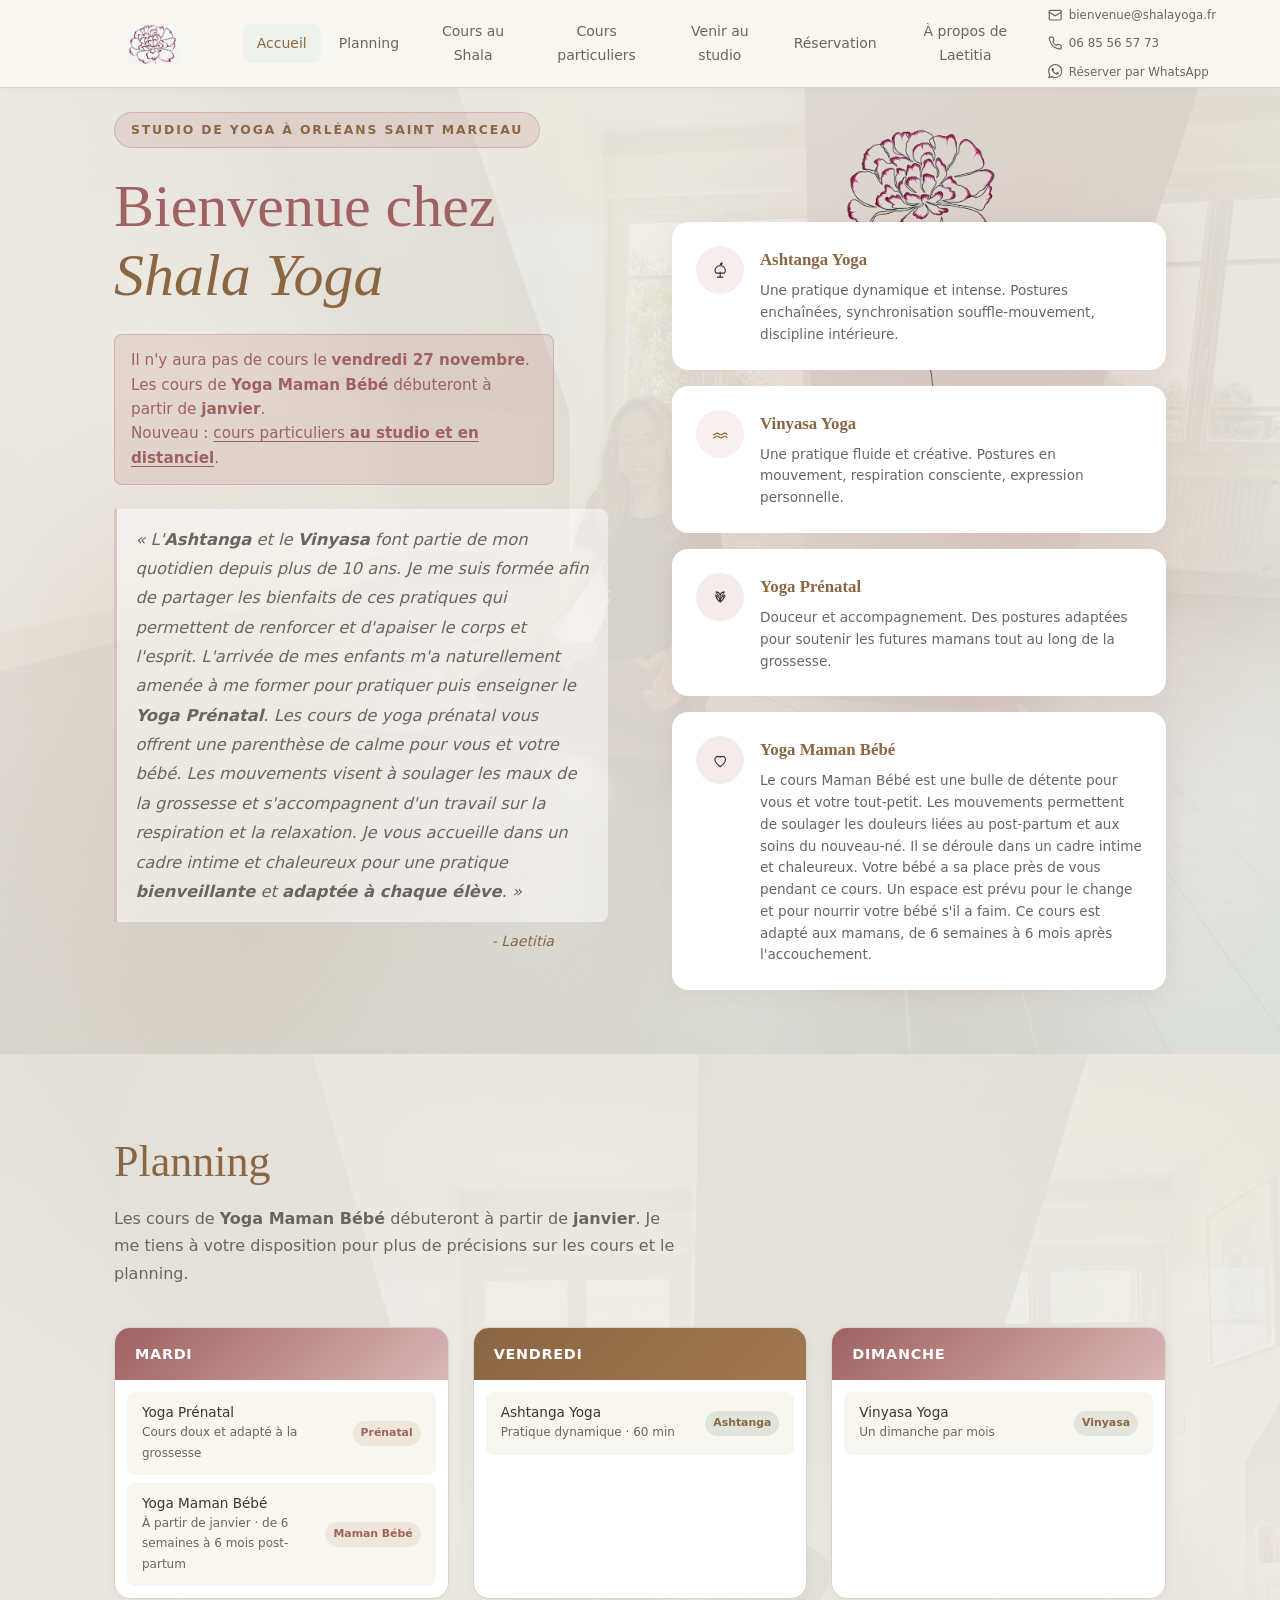
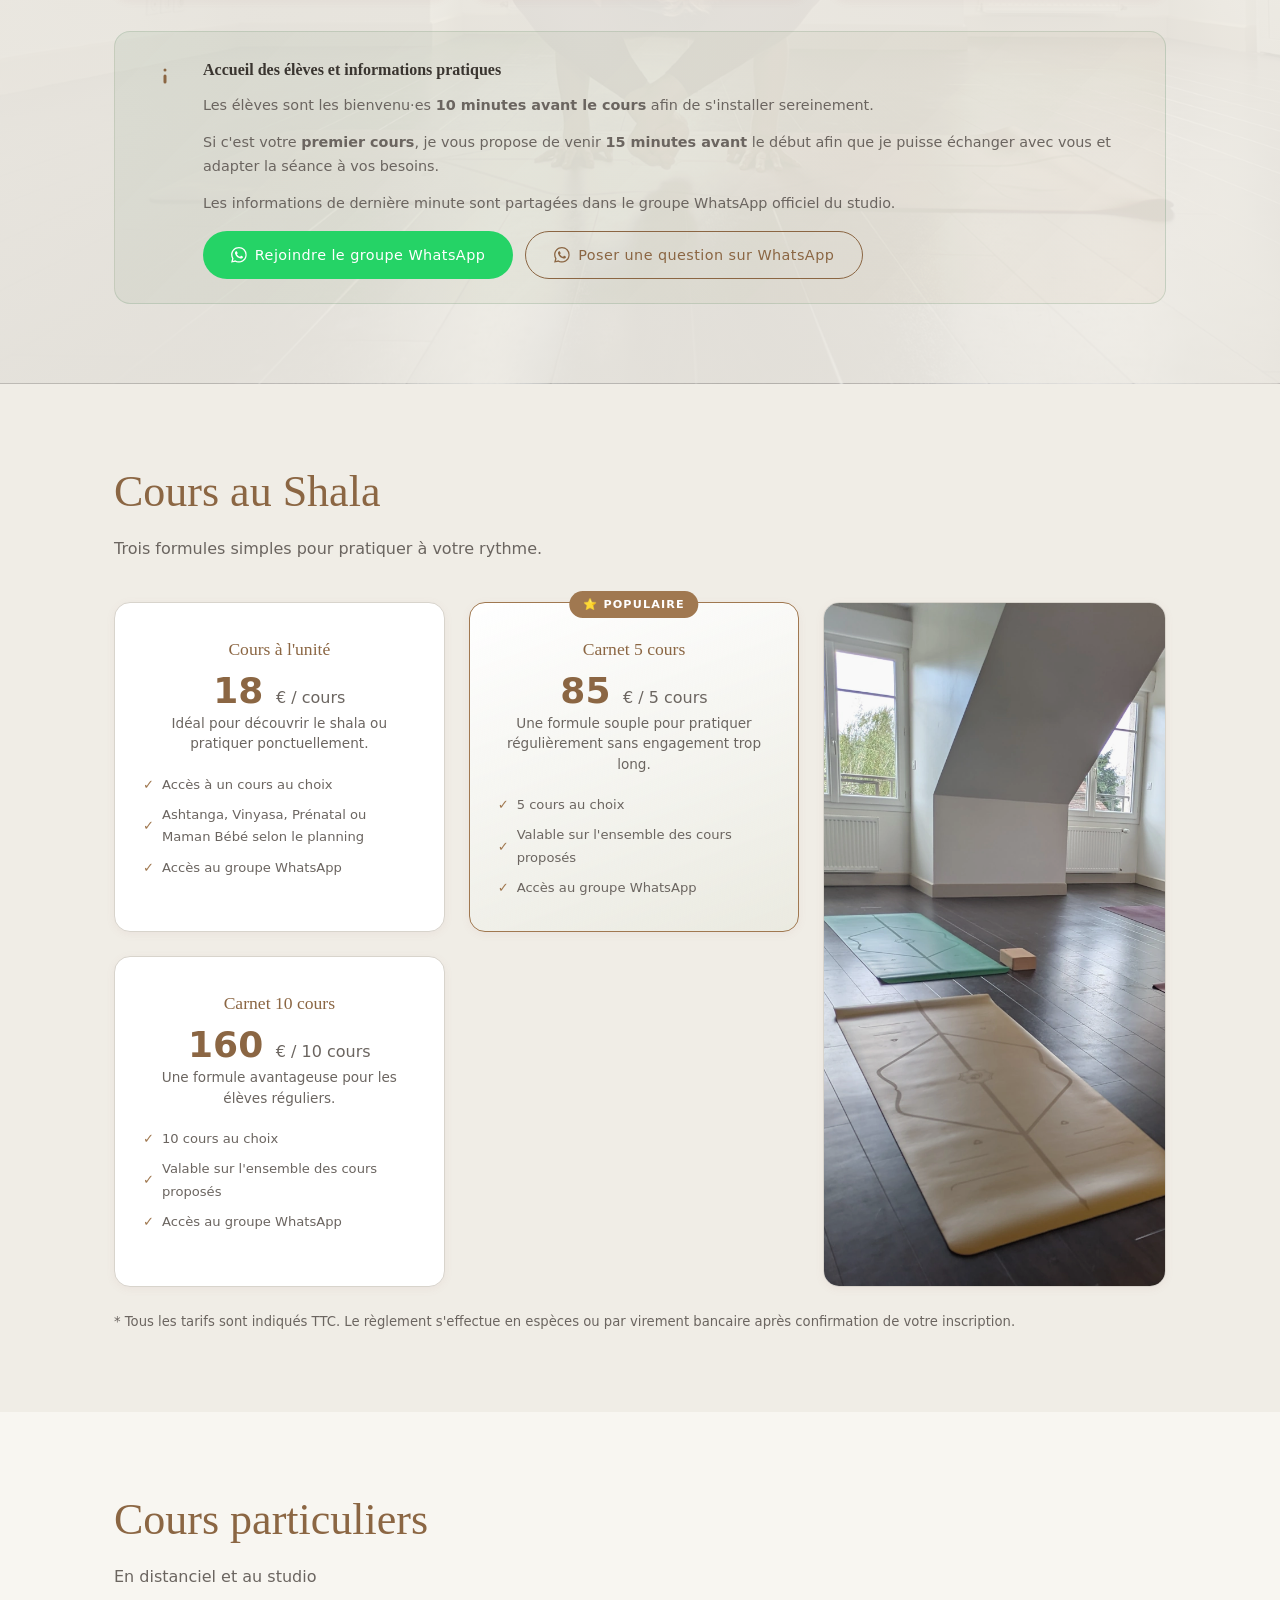
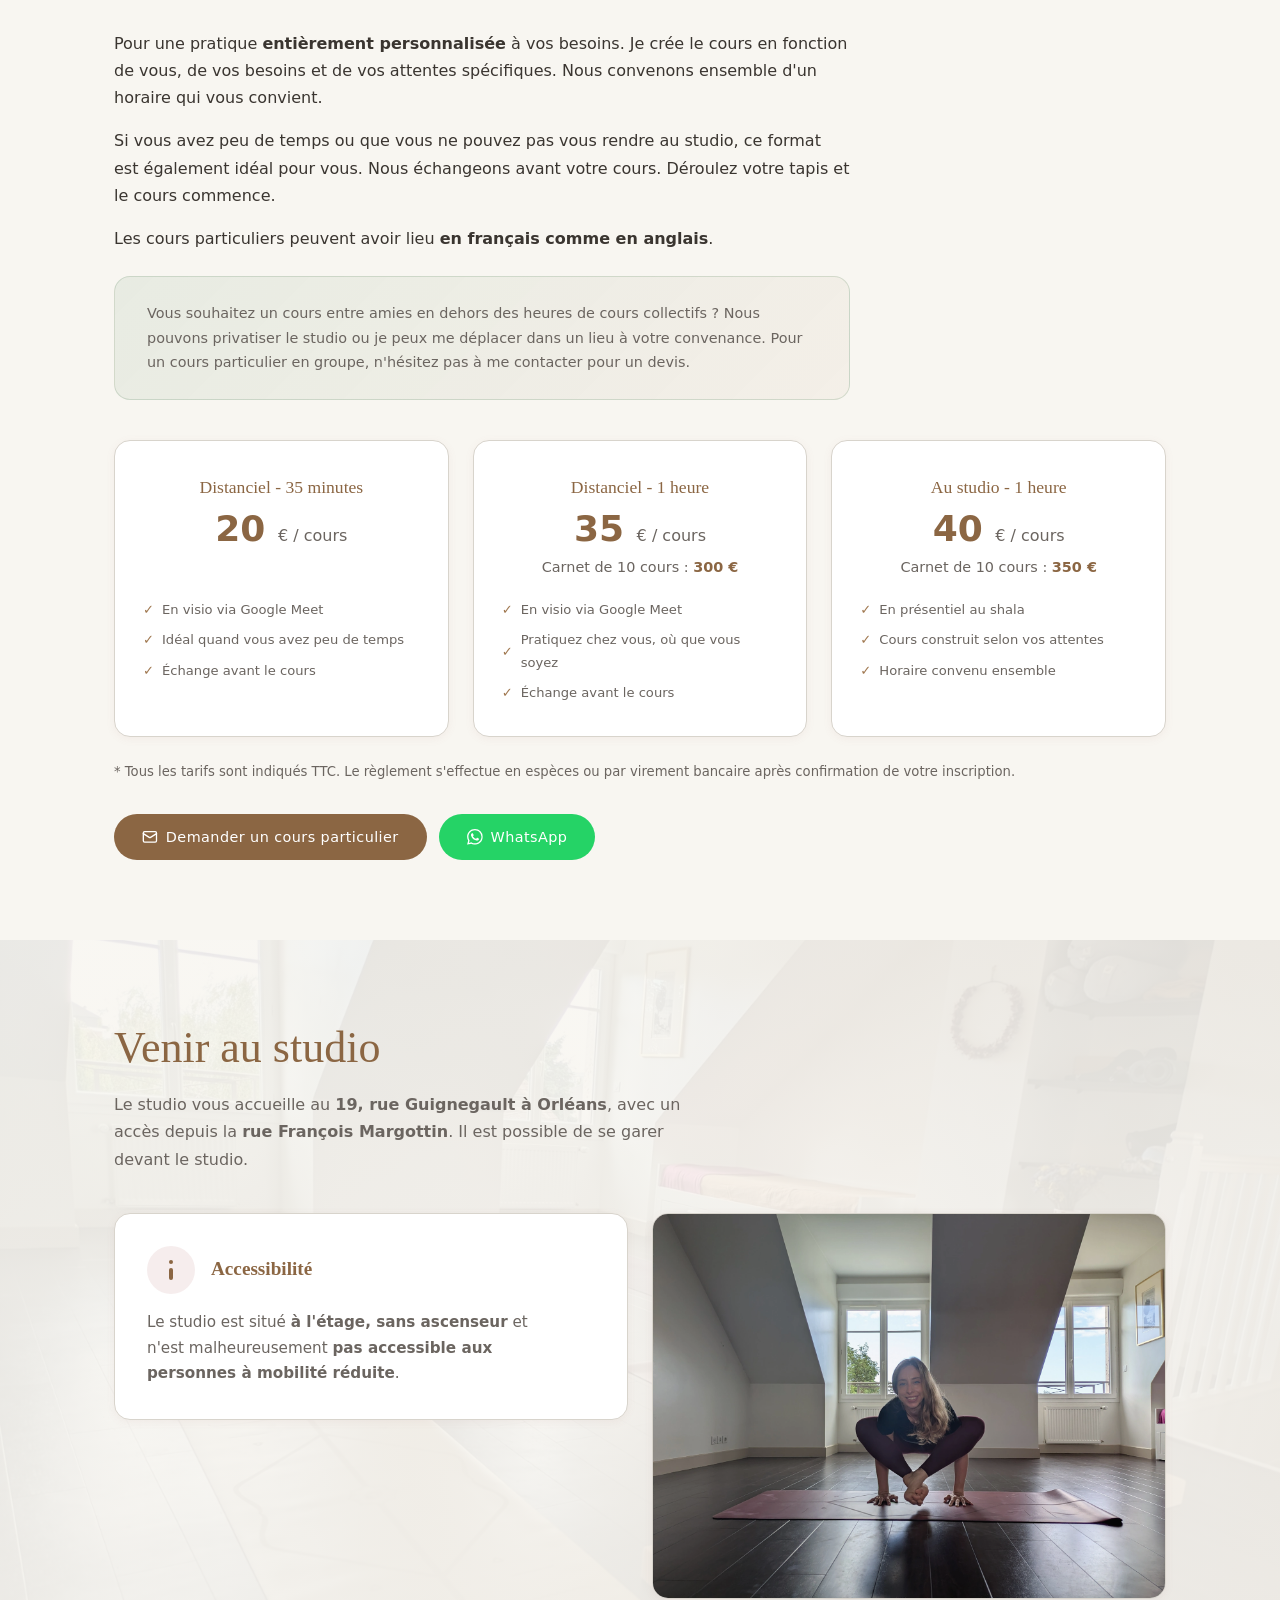
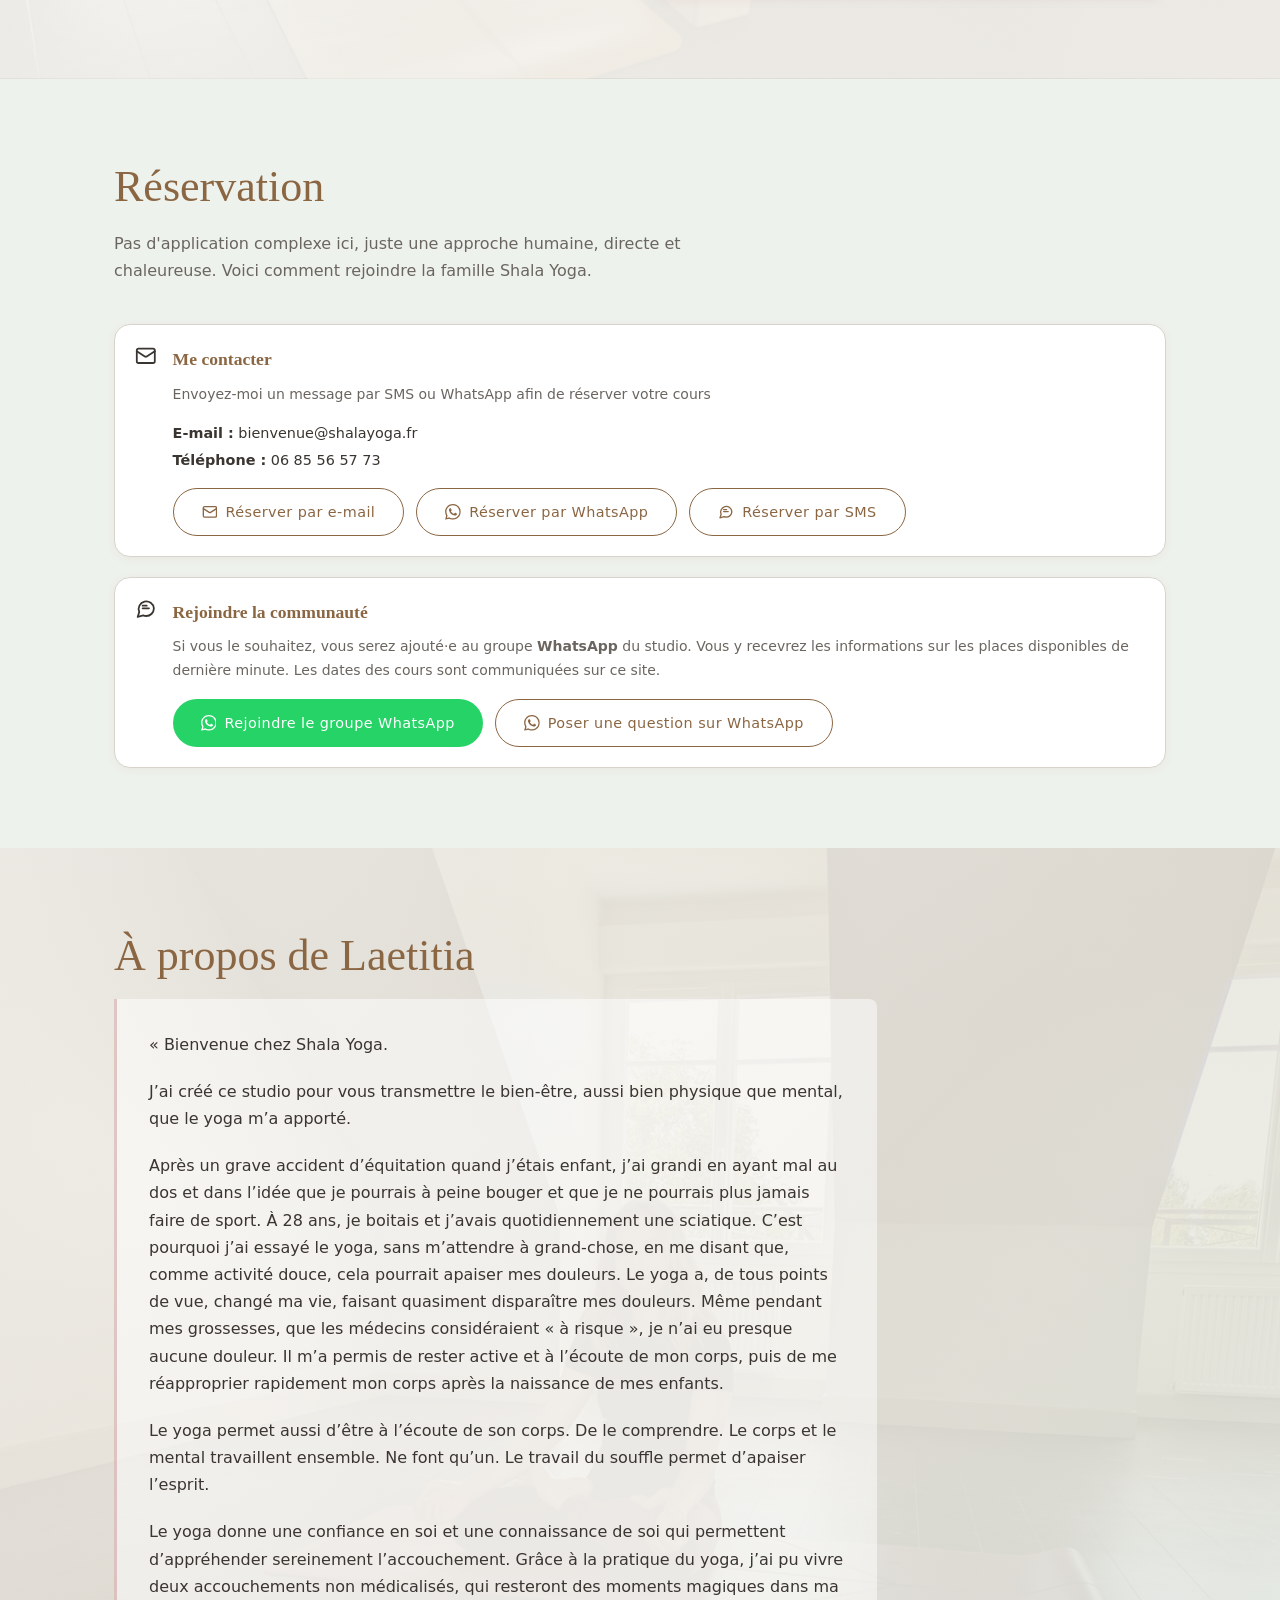
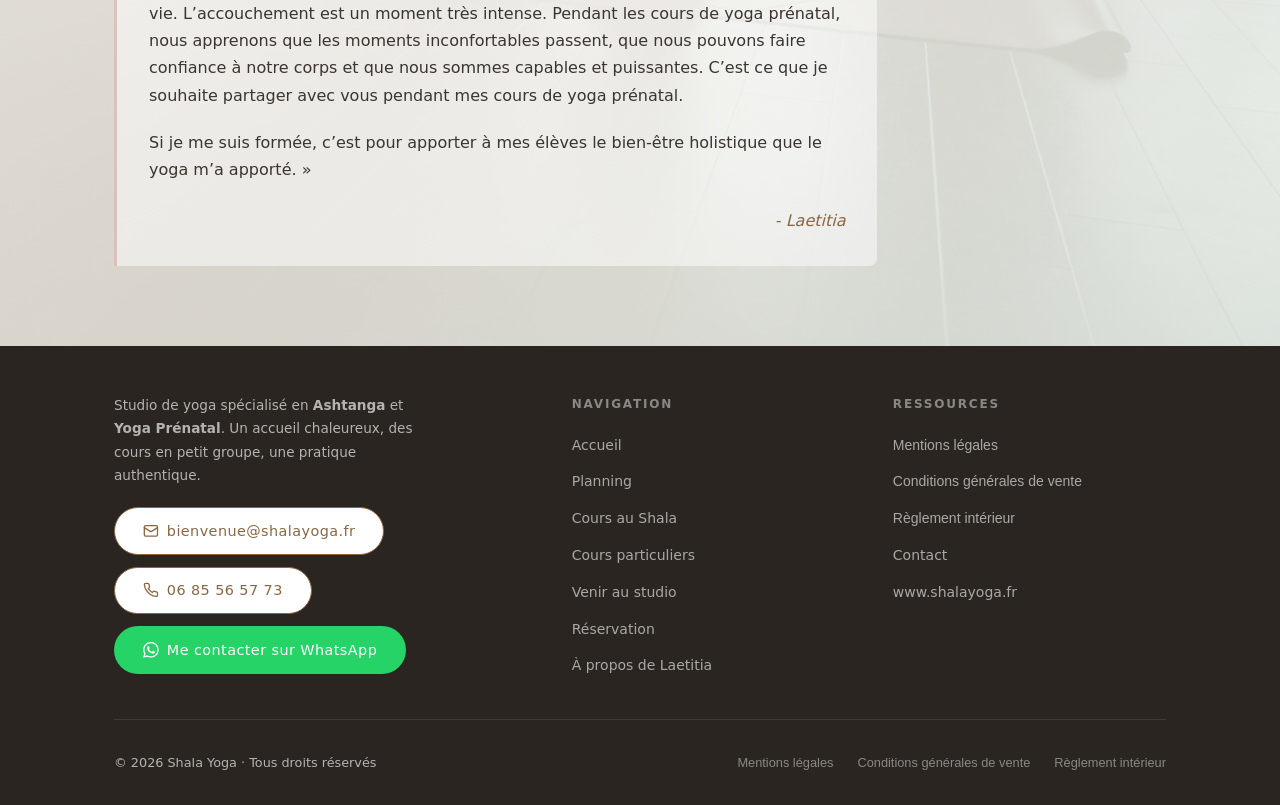
<file: index.html>
<!DOCTYPE html>
<html lang="fr" data-phone-contact-enabled="true" data-planning-enabled="true">
<head>
  <meta charset="UTF-8" />
  <meta name="viewport" content="width=device-width, initial-scale=1.0" />
  <meta name="description" content="Shala Yoga - Studio de yoga à Orléans spécialisé en Ashtanga et Yoga Prénatal. Cours en petit groupe, ambiance chaleureuse. Cours particuliers au studio et en distanciel." />
  <meta name="keywords" content="yoga, ashtanga, prénatal, studio, orléans, cours particuliers, yoga en ligne, distanciel" />
  <meta property="og:title" content="Shala Yoga - Ashtanga & Yoga Prénatal" />
  <meta property="og:description" content="Studio de yoga spécialisé en Ashtanga et Yoga Prénatal. Une communauté chaleureuse, des cours en petit groupe, et des cours particuliers au studio ou en distanciel." />
  <meta property="og:url" content="https://www.shalayoga.fr" />
  <meta property="og:type" content="website" />
  <link rel="canonical" href="https://www.shalayoga.fr" />
  <link rel="icon" type="image/png" href="/assets/favicon-96x96.png" sizes="96x96" />
  <link rel="shortcut icon" href="/assets/favicon.ico" />
  <link rel="apple-touch-icon" sizes="180x180" href="/assets/apple-touch-icon.png" />
  <meta name="apple-mobile-web-app-title" content="Shala Yoga" />
  <link rel="manifest" href="/assets/site.webmanifest" />
  <title>Shala Yoga - Orléans Saint Marceau</title>

  <link rel="stylesheet" href="css/styles.css?v=20261115" />
</head>

<body>
  <!-- SVG icon sprite -->
  <svg xmlns="http://www.w3.org/2000/svg" style="display:none" aria-hidden="true">
    <symbol id="icon-email" viewBox="0 0 24 24" fill="none" stroke="currentColor" stroke-width="2" stroke-linecap="round" stroke-linejoin="round">
      <rect width="20" height="16" x="2" y="4" rx="2"/>
      <path d="m22 7-8.97 5.7a1.94 1.94 0 0 1-2.06 0L2 7"/>
    </symbol>
    <symbol id="icon-phone" viewBox="0 0 24 24" fill="none" stroke="currentColor" stroke-width="2" stroke-linecap="round" stroke-linejoin="round">
      <path d="M22 16.92v3a2 2 0 0 1-2.18 2 19.79 19.79 0 0 1-8.63-3.07 19.5 19.5 0 0 1-6-6A19.79 19.79 0 0 1 2.12 4.18 2 2 0 0 1 4.11 2h3a2 2 0 0 1 2 1.72c.12.96.34 1.9.66 2.8a2 2 0 0 1-.45 2.11L8.05 9.91a16 16 0 0 0 6 6l1.27-1.27a2 2 0 0 1 2.11-.45c.9.32 1.84.54 2.8.66a2 2 0 0 1 1.77 2.07z"/>
    </symbol>
    <symbol id="icon-whatsapp" viewBox="0 0 24 24" fill="currentColor">
      <path d="M17.472 14.382c-.297-.149-1.758-.867-2.03-.967-.273-.099-.471-.148-.67.15-.197.297-.767.966-.94 1.164-.173.199-.347.223-.644.075-.297-.15-1.255-.463-2.39-1.475-.883-.788-1.48-1.761-1.653-2.059-.173-.297-.018-.458.13-.606.134-.133.298-.347.446-.52.149-.174.198-.298.298-.497.099-.198.05-.371-.025-.52-.075-.149-.669-1.612-.916-2.207-.242-.579-.487-.5-.669-.51-.173-.008-.371-.01-.57-.01-.198 0-.52.074-.792.372-.272.297-1.04 1.016-1.04 2.479 0 1.462 1.065 2.875 1.213 3.074.149.198 2.096 3.2 5.077 4.487.709.306 1.262.489 1.694.625.712.227 1.36.195 1.871.118.571-.085 1.758-.719 2.006-1.413.248-.694.248-1.289.173-1.413-.074-.124-.272-.198-.57-.347m-5.421 7.403h-.004a9.87 9.87 0 0 1-5.031-1.378l-.361-.214-3.741.982.998-3.648-.235-.374a9.86 9.86 0 0 1-1.51-5.26c.001-5.45 4.436-9.884 9.888-9.884 2.64 0 5.122 1.03 6.988 2.898a9.825 9.825 0 0 1 2.893 6.994c-.003 5.45-4.437 9.884-9.885 9.884m8.413-18.297A11.815 11.815 0 0 0 12.05 0C5.495 0 .16 5.335.157 11.892c0 2.096.547 4.142 1.588 5.945L.057 24l6.305-1.654a11.882 11.882 0 0 0 5.683 1.448h.005c6.554 0 11.89-5.335 11.893-11.893a11.821 11.821 0 0 0-3.48-8.413z"/>
    </symbol>
    <symbol id="icon-info" viewBox="0 0 24 24" fill="none" stroke="currentColor" stroke-width="2" stroke-linecap="round" stroke-linejoin="round">
      <path d="M12 16v-4"/>
      <path d="M12 8h.01"/>
    </symbol>
    <symbol id="icon-card" viewBox="0 0 24 24" fill="none" stroke="currentColor" stroke-width="2" stroke-linecap="round" stroke-linejoin="round">
      <rect x="2" y="5" width="20" height="14" rx="2"/>
      <path d="M2 10h20"/>
      <path d="M7 15h3"/>
    </symbol>
    <symbol id="icon-chat" viewBox="0 0 24 24" fill="none" stroke="currentColor" stroke-width="2" stroke-linecap="round" stroke-linejoin="round">
      <path d="M21 11.5a8.5 8.5 0 0 1-8.5 8.5c-1.2 0-2.34-.25-3.37-.7L3 21l1.7-5.5A8.5 8.5 0 1 1 21 11.5z"/>
      <path d="M8.5 11.5h7"/>
      <path d="M8.5 8.5h4.5"/>
    </symbol>
  </svg>

  <!-- Skip to content (accessibility) -->
  <a href="#main-content" class="skip-link">Aller au contenu principal</a>

  <!-- =====================================================
       NAVIGATION
  ===================================================== -->
  <header role="banner">
    <nav class="nav" role="navigation" aria-label="Navigation principale">
      <div class="nav__inner">
        <a href="#accueil" class="nav__logo" aria-label="Shala Yoga - Retour à l'accueil">
          <img src="assets/logo.svg" alt="Shala Yoga" width="200" height="44" />
        </a>

        <!-- Desktop links -->
        <ul class="nav__links" role="list">
          <li><a href="#accueil" class="nav__link active" aria-current="page">Accueil</a></li>
          <li data-planning><a href="#planning" class="nav__link">Planning</a></li>
          <li><a href="#formules" class="nav__link">Cours au Shala</a></li>
          <li><a href="#cours-particuliers" class="nav__link">Cours particuliers</a></li>
          <li><a href="#venir" class="nav__link">Venir au studio</a></li>
          <li><a href="#reservation" class="nav__link">Réservation</a></li>
          <li><a href="#a-propos" class="nav__link">À propos de Laetitia</a></li>
        </ul>

        <div class="nav__contacts" role="group" aria-label="Contacter Shala Yoga">
          <a
            href="mailto:bienvenue@shalayoga.fr?subject=Première%20Inscription%20-%20Shala%20Yoga"
            class="nav__contact-link"
            aria-label="Envoyer un e-mail à bienvenue@shalayoga.fr pour une première inscription"
          >
            <svg class="btn-icon" aria-hidden="true"><use href="#icon-email"/></svg> bienvenue@shalayoga.fr
          </a>
          <a href="tel:+33685565773" class="nav__contact-link" aria-label="Appeler le 06 85 56 57 73">
            <svg class="btn-icon" aria-hidden="true"><use href="#icon-phone"/></svg> 06 85 56 57 73
          </a>
          <a
            href="https://wa.me/33685565773"
            target="_blank"
            rel="noopener noreferrer"
            class="nav__contact-link"
            aria-label="Réserver par WhatsApp (nouvel onglet)"
          >
            <svg class="btn-icon" aria-hidden="true"><use href="#icon-whatsapp"/></svg> Réserver par WhatsApp
          </a>
        </div>

        <!-- Mobile hamburger -->
        <button
          class="nav__hamburger"
          id="hamburger-btn"
          aria-controls="mobile-menu"
          aria-expanded="false"
          aria-label="Ouvrir le menu de navigation"
        >
          <span aria-hidden="true"></span>
          <span aria-hidden="true"></span>
          <span aria-hidden="true"></span>
        </button>
      </div>
    </nav>

    <!-- Mobile drawer menu -->
    <div class="nav__mobile" id="mobile-menu" role="dialog" aria-label="Menu de navigation mobile" aria-hidden="true">
      <ul role="list" style="display:flex;flex-direction:column;align-items:center;gap:0.75rem;width:100%">
        <li><a href="#accueil" class="nav__link" onclick="closeMobileMenu()">Accueil</a></li>
        <li data-planning><a href="#planning" class="nav__link" onclick="closeMobileMenu()">Planning</a></li>
        <li><a href="#formules" class="nav__link" onclick="closeMobileMenu()">Cours au Shala</a></li>
        <li><a href="#cours-particuliers" class="nav__link" onclick="closeMobileMenu()">Cours particuliers</a></li>
        <li><a href="#venir" class="nav__link" onclick="closeMobileMenu()">Venir au studio</a></li>
        <li><a href="#reservation" class="nav__link" onclick="closeMobileMenu()">Réservation</a></li>
        <li><a href="#a-propos" class="nav__link" onclick="closeMobileMenu()">À propos de Laetitia</a></li>
      </ul>
      <a
        href="mailto:bienvenue@shalayoga.fr?subject=Première%20Inscription%20-%20Shala%20Yoga"
        class="btn btn--primary btn--lg"
        onclick="closeMobileMenu()"
        aria-label="Me contacter par e-mail"
      >
        <svg class="btn-icon" aria-hidden="true"><use href="#icon-email"/></svg> Me contacter par e-mail
      </a>
      <div class="nav__contact-details">
        <p class="nav__email">bienvenue@shalayoga.fr</p>
        <a href="tel:+33685565773" class="nav__contact-link" onclick="closeMobileMenu()">06 85 56 57 73</a>
        <a
          href="https://wa.me/33685565773"
          target="_blank"
          rel="noopener noreferrer"
          class="nav__contact-link"
          onclick="closeMobileMenu()"
          aria-label="Réserver par WhatsApp (nouvel onglet)"
        >
          <svg class="btn-icon" aria-hidden="true"><use href="#icon-whatsapp"/></svg> Réserver par WhatsApp
        </a>
      </div>
      <a
        href="https://chat.whatsapp.com/GVvOVhB5A4K4PdAxy5CqjN"
        target="_blank"
        rel="noopener noreferrer"
        class="btn btn--whatsapp btn--lg"
        onclick="closeMobileMenu()"
        aria-label="Rejoindre le groupe WhatsApp de Shala Yoga (nouvel onglet)"
      >
        <svg class="btn-icon" aria-hidden="true"><use href="#icon-whatsapp"/></svg> Rejoindre le groupe WhatsApp
      </a>
    </div>
  </header>

  <!-- =====================================================
       MAIN CONTENT
  ===================================================== -->
  <main id="main-content">

    <!-- =====================================================
         SECTION 1 - ACCUEIL (HERO)
    ===================================================== -->
    <section id="accueil" class="hero hero--photo-accueil" aria-labelledby="hero-title">
      <div class="container hero__inner">
        <!-- Text -->
        <div class="hero__text">
          <div class="hero__badge" aria-hidden="true">Studio de yoga à Orléans Saint Marceau</div>
          <h1 id="hero-title" class="hero__title">
            Bienvenue chez<br /><em>Shala Yoga</em>
          </h1>
          <div class="hero__contact-actions" role="group" aria-label="Contacter Shala Yoga">
            <a
              href="mailto:bienvenue@shalayoga.fr?subject=Première%20Inscription%20-%20Shala%20Yoga"
              class="btn btn--outline"
              aria-label="Envoyer un e-mail à bienvenue@shalayoga.fr"
            >
              <svg class="btn-icon" aria-hidden="true"><use href="#icon-email"/></svg> E-mail
            </a>
            <a
              href="https://wa.me/33685565773"
              target="_blank"
              rel="noopener noreferrer"
              class="btn btn--whatsapp"
              aria-label="Me contacter directement sur WhatsApp (nouvel onglet)"
            >
              <svg class="btn-icon" aria-hidden="true"><use href="#icon-whatsapp"/></svg> WhatsApp
            </a>
          </div>
          <p class="hero__announcement">
            Il n'y aura pas de cours le <strong>vendredi 27 novembre</strong>.<br />
            Les cours de <strong>Yoga Maman Bébé</strong> débuteront à partir de <strong>janvier</strong>.<br />
            Nouveau : <a href="#cours-particuliers">cours particuliers <strong>au studio et en distanciel</strong></a>.
          </p>
          <p class="hero__desc">
            « L'<strong>Ashtanga</strong> et le <strong>Vinyasa</strong> font partie de mon quotidien depuis plus de 10 ans.
            Je me suis formée afin de partager les bienfaits de ces pratiques qui permettent de renforcer et d'apaiser le corps et l'esprit.
            L'arrivée de mes enfants m'a naturellement amenée à me former pour pratiquer puis enseigner le <strong>Yoga Prénatal</strong>.
            Les cours de yoga prénatal vous offrent une parenthèse de calme pour vous et votre bébé. Les mouvements visent
            à soulager les maux de la grossesse et s'accompagnent d'un travail sur la respiration et la relaxation.
            Je vous accueille dans un cadre intime et chaleureux pour une pratique <strong>bienveillante</strong> et <strong>adaptée à chaque élève</strong>. »
          </p>
          <p class="hero__quote-author">- Laetitia</p>
        </div>

        <!-- Mobile image -->
        <img
          class="hero__mobile-image"
          src="assets/shala-yoga-1.webp"
          alt="Intérieur du Shala Yoga"
          loading="lazy"
        />

        <!-- Visual cards -->
        <div class="hero__visual" aria-label="Mes pratiques">
          <div class="hero__cards">
            <article class="practice-card" aria-labelledby="card-ashtanga-title">
              <div class="practice-card__icon practice-card__icon--sage" aria-hidden="true">
                <svg viewBox="0 0 24 24" aria-hidden="true">
                  <path d="M12 21V14.5" />
                  <path d="M8.5 21h7" />
                  <path d="M12 6.2c-3.8 0-6.8 2.6-6.8 5.9 0 1.5.6 2.8 1.6 3.8h10.4c1-1 1.6-2.3 1.6-3.8 0-3.3-3-5.9-6.8-5.9Z" />
                  <path d="M12 4.4c.6-1 1.6-1.6 2.6-1.9-.1 1.1-.6 2.1-1.5 2.9" />
                </svg>
              </div>
              <div>
                <h2 id="card-ashtanga-title" class="practice-card__title">Ashtanga Yoga</h2>
                <p class="practice-card__desc">
                  Une pratique dynamique et intense. Postures enchaînées, synchronisation
                  souffle-mouvement, discipline intérieure.
                </p>
              </div>
            </article>
            <article class="practice-card" aria-labelledby="card-vinyasa-title">
              <div class="practice-card__icon practice-card__icon--vinyasa" aria-hidden="true"><svg viewBox="0 0 24 24" aria-hidden="true"><path d="M3 14c2.5 0 2.5-2 5-2s2.5 2 5 2 2.5-2 5-2 2.5 2 3 2"/><path d="M3 18c2.5 0 2.5-2 5-2s2.5 2 5 2 2.5-2 5-2 2.5 2 3 2"/></svg></div>
              <div>
                <h2 id="card-vinyasa-title" class="practice-card__title">Vinyasa Yoga</h2>
                <p class="practice-card__desc">
                  Une pratique fluide et créative. Postures en mouvement, respiration
                  consciente, expression personnelle.
                </p>
              </div>
            </article>
            <article class="practice-card" aria-labelledby="card-prenatal-title">
              <div class="practice-card__icon practice-card__icon--warm" aria-hidden="true"><svg viewBox="0 0 24 24" aria-hidden="true"><path d="M12 18c0-4 2.8-7.2 6-8.5-1.3 4.2-4.1 7.8-6 8.5Z"/><path d="M12 18c0-4-2.8-7.2-6-8.5 1.3 4.2 4.1 7.8 6 8.5Z"/><path d="M12 18V8"/><path d="M12 8c1.6-1.9 3.4-2.8 5.2-3.1-.3 1.8-1.2 3.6-3.1 5.2"/><path d="M12 8c-1.6-1.9-3.4-2.8-5.2-3.1.3 1.8 1.2 3.6 3.1 5.2"/></svg></div>
              <div>
                <h2 id="card-prenatal-title" class="practice-card__title">Yoga Prénatal</h2>
                <p class="practice-card__desc">
                  Douceur et accompagnement. Des postures adaptées pour soutenir les futures
                  mamans tout au long de la grossesse.
                </p>
              </div>
            </article>
            <article class="practice-card" aria-labelledby="card-maman-bebe-title">
              <div class="practice-card__icon practice-card__icon--warm" aria-hidden="true"><svg viewBox="0 0 24 24" aria-hidden="true"><path d="M12 20.5c-3.8-3.1-7-5.7-7-9.1A4.2 4.2 0 0 1 9.3 7c1.2 0 2.3.5 2.7 1.1.4-.6 1.5-1.1 2.7-1.1A4.2 4.2 0 0 1 19 11.4c0 3.4-3.2 6-7 9.1Z"/></svg></div>
              <div>
                <h2 id="card-maman-bebe-title" class="practice-card__title">Yoga Maman Bébé</h2>
                <p class="practice-card__desc">
                  Le cours Maman Bébé est une bulle de détente pour vous et votre tout-petit. Les mouvements permettent de soulager les douleurs liées au post-partum et aux soins du nouveau-né. Il se déroule dans un cadre intime et chaleureux. Votre bébé a sa place près de vous pendant ce cours. Un espace est prévu pour le change et pour nourrir votre bébé s'il a faim. Ce cours est adapté aux mamans, de 6 semaines à 6 mois après l'accouchement.
                </p>
              </div>
            </article>
          </div>
        </div>
      </div>
    </section>

    <!-- =====================================================
         SECTION 2 - PLANNING
    ===================================================== -->
    <section id="planning" class="section section--alt section--photo-planning" aria-labelledby="planning-title">
      <div class="container">
        <h2 id="planning-title" class="section-title">Planning</h2>
        <p class="section-subtitle">
          Les cours de <strong>Yoga Maman Bébé</strong> débuteront à partir de <strong>janvier</strong>.
          Je me tiens à votre disposition pour plus de précisions sur les cours et le planning.
        </p>

        <!-- Schedule grid -->
        <div class="planning__grid" role="list" aria-label="Grille indicative des cours">

          <div class="planning__day-card" role="listitem">
            <div class="planning__day-header planning__day-header--warm">Mardi</div>
            <div class="planning__slots">
              <div class="planning__slot">
                <div class="planning__slot-info">
                  <div class="planning__slot-name">Yoga Prénatal</div>
                  <div class="planning__slot-detail">Cours doux et adapté à la grossesse</div>
                </div>
                <span class="planning__badge planning__badge--prenatal" aria-label="Cours Yoga Prénatal">Prénatal</span>
              </div>
              <div class="planning__slot">
                <div class="planning__slot-info">
                  <div class="planning__slot-name">Yoga Maman Bébé</div>
                  <div class="planning__slot-detail">À partir de janvier · de 6 semaines à 6 mois post-partum</div>
                </div>
                <span class="planning__badge planning__badge--prenatal" aria-label="Cours Yoga Maman Bébé">Maman Bébé</span>
              </div>
            </div>
          </div>

          <div class="planning__day-card" role="listitem">
            <div class="planning__day-header">Vendredi</div>
            <div class="planning__slots">
              <div class="planning__slot">
                <div class="planning__slot-info">
                  <div class="planning__slot-name">Ashtanga Yoga</div>
                  <div class="planning__slot-detail">Pratique dynamique · 60 min</div>
                </div>
                <span class="planning__badge planning__badge--ashtanga" aria-label="Cours Ashtanga">Ashtanga</span>
              </div>
            </div>
          </div>

          <div class="planning__day-card" role="listitem">
            <div class="planning__day-header planning__day-header--warm">Dimanche</div>
            <div class="planning__slots">
              <div class="planning__slot">
                <div class="planning__slot-info">
                  <div class="planning__slot-name">Vinyasa Yoga</div>
                  <div class="planning__slot-detail">Un dimanche par mois</div>
                </div>
                <span class="planning__badge planning__badge--vinyasa" aria-label="Cours Vinyasa Yoga">Vinyasa</span>
              </div>
            </div>
          </div>

        </div><!-- /.planning__grid -->

        <!-- WhatsApp notice -->
        <aside class="planning__notice" aria-label="Information importante sur le planning">
          <div class="planning__notice-icon" aria-hidden="true">
            <svg class="planning__notice-symbol"><use href="#icon-info"/></svg>
          </div>
          <div class="planning__notice-text">
            <h3 class="planning__notice-title">Accueil des élèves et informations pratiques</h3>
            <p>
              Les élèves sont les bienvenu·es <strong>10 minutes avant le cours</strong> afin de s'installer sereinement.
            </p>
            <p>
              Si c'est votre <strong>premier cours</strong>, je vous propose de venir <strong>15 minutes avant</strong>
              le début afin que je puisse échanger avec vous et adapter la séance à vos besoins.
            </p>
            <p>
              Les informations de dernière minute sont partagées dans le groupe WhatsApp officiel du studio.
            </p>
            <div class="planning__notice-actions">
              <a
                href="https://chat.whatsapp.com/GVvOVhB5A4K4PdAxy5CqjN"
                target="_blank"
                rel="noopener noreferrer"
                class="btn btn--whatsapp"
                aria-label="Rejoindre le groupe WhatsApp de Shala Yoga (nouvel onglet)"
              >
                <svg class="btn-icon" aria-hidden="true"><use href="#icon-whatsapp"/></svg> Rejoindre le groupe WhatsApp
              </a>
              <a
                href="https://wa.me/33685565773"
                target="_blank"
                rel="noopener noreferrer"
                class="btn btn--outline"
                aria-label="Contacter Shala Yoga sur WhatsApp pour poser une question (nouvel onglet)"
              >
                <svg class="btn-icon" aria-hidden="true"><use href="#icon-whatsapp"/></svg> Poser une question sur WhatsApp
              </a>
            </div>
          </div>
        </aside>
          </div>
    </section>

    <!-- =====================================================
         SECTION 3 - NOS FORMULES
    ===================================================== -->
    <section id="formules" class="section section--alt" aria-labelledby="formules-title">
      <div class="container">
        <h2 id="formules-title" class="section-title">Cours au Shala</h2>
        <p class="section-subtitle">
          Trois formules simples pour pratiquer à votre rythme.
        </p>

        <div class="formules__layout">
          <div class="tarifs__grid" role="list" aria-labelledby="formules-title">

            <div class="tarif-card" role="listitem">
              <div class="tarif-card__name">Cours à l'unité</div>
              <div class="tarif-card__price">18 <span>€ / cours</span></div>
              <div class="tarif-card__desc">Idéal pour découvrir le shala ou pratiquer ponctuellement.</div>
              <ul class="tarif-card__features" aria-label="Inclus dans cette formule">
                <li class="tarif-card__feature">Accès à un cours au choix</li>
                <li class="tarif-card__feature">Ashtanga, Vinyasa, Prénatal ou Maman Bébé selon le planning</li>
                <li class="tarif-card__feature">Accès au groupe WhatsApp</li>
              </ul>
            </div>

            <div class="tarif-card tarif-card--featured" role="listitem" aria-label="Formule recommandée">
              <div class="tarif-card__badge" aria-label="Formule recommandée">⭐ Populaire</div>
              <div class="tarif-card__name">Carnet 5 cours</div>
              <div class="tarif-card__price">85 <span>€ / 5 cours</span></div>
              <div class="tarif-card__desc">Une formule souple pour pratiquer régulièrement sans engagement trop long.</div>
              <ul class="tarif-card__features" aria-label="Inclus dans cette formule">
                <li class="tarif-card__feature">5 cours au choix</li>
                <li class="tarif-card__feature">Valable sur l'ensemble des cours proposés</li>
                <li class="tarif-card__feature">Accès au groupe WhatsApp</li>
              </ul>
            </div>

            <div class="tarif-card" role="listitem">
              <div class="tarif-card__name">Carnet 10 cours</div>
              <div class="tarif-card__price">160 <span>€ / 10 cours</span></div>
              <div class="tarif-card__desc">Une formule avantageuse pour les élèves réguliers.</div>
              <ul class="tarif-card__features" aria-label="Inclus dans cette formule">
                <li class="tarif-card__feature">10 cours au choix</li>
                <li class="tarif-card__feature">Valable sur l'ensemble des cours proposés</li>
                <li class="tarif-card__feature">Accès au groupe WhatsApp</li>
              </ul>
            </div>
          </div>

          <figure class="formules__photo-frame">
            <img
              src="assets/shala-yoga-4.webp"
              alt="Ambiance du studio Shala Yoga"
              class="formules__photo"
              loading="lazy"
            />
          </figure>
        </div><!-- /.formules__layout -->

        <p style="font-size:0.825rem;color:var(--color-text-light);margin-top:1.5rem;line-height:1.6;">
          * Tous les tarifs sont indiqués TTC. Le règlement s'effectue en espèces ou par virement bancaire après confirmation de votre inscription.
        </p>
      </div>
    </section>

    <!-- =====================================================
         SECTION 4 - COURS PARTICULIERS (STUDIO & DISTANCIEL)
    ===================================================== -->
    <section id="cours-particuliers" class="section" aria-labelledby="particuliers-title">
      <div class="container">
        <h2 id="particuliers-title" class="section-title">Cours particuliers</h2>
        <p class="section-subtitle">En distanciel et au studio</p>

        <div class="particuliers__intro">
          <p>
            Pour une pratique <strong>entièrement personnalisée</strong> à vos besoins. Je crée le cours en fonction de vous,
            de vos besoins et de vos attentes spécifiques. Nous convenons ensemble d'un horaire qui vous convient.
          </p>
          <p>
            Si vous avez peu de temps ou que vous ne pouvez pas vous rendre au studio, ce format est également idéal pour vous.
            Nous échangeons avant votre cours. Déroulez votre tapis et le cours commence.
          </p>
          <p>
            Les cours particuliers peuvent avoir lieu <strong>en français comme en anglais</strong>.
          </p>
          <aside class="planning__notice particuliers__notice" aria-label="Cours entre amies">
            <div class="planning__notice-text">
              <p>
                Vous souhaitez un cours entre amies en dehors des heures de cours collectifs ? Nous pouvons privatiser le studio
                ou je peux me déplacer dans un lieu à votre convenance. Pour un cours particulier en groupe, n'hésitez pas à me contacter pour un devis.
              </p>
            </div>
          </aside>
        </div>

        <div class="tarifs__grid particuliers__grid" role="list" aria-labelledby="particuliers-title">

          <div class="tarif-card" role="listitem">
            <div class="tarif-card__name">Distanciel - 35 minutes</div>
            <div class="tarif-card__price">20 <span>€ / cours</span></div>
            <div class="tarif-card__pack tarif-card__pack--spacer" aria-hidden="true">&nbsp;</div>
            <ul class="tarif-card__features" aria-label="Inclus dans cette formule">
              <li class="tarif-card__feature">En visio via Google Meet</li>
              <li class="tarif-card__feature">Idéal quand vous avez peu de temps</li>
              <li class="tarif-card__feature">Échange avant le cours</li>
            </ul>
          </div>

          <div class="tarif-card" role="listitem">
            <div class="tarif-card__name">Distanciel - 1 heure</div>
            <div class="tarif-card__price">35 <span>€ / cours</span></div>
            <div class="tarif-card__pack">Carnet de 10 cours : <strong>300 €</strong></div>
            <ul class="tarif-card__features" aria-label="Inclus dans cette formule">
              <li class="tarif-card__feature">En visio via Google Meet</li>
              <li class="tarif-card__feature">Pratiquez chez vous, où que vous soyez</li>
              <li class="tarif-card__feature">Échange avant le cours</li>
            </ul>
          </div>

          <div class="tarif-card" role="listitem">
            <div class="tarif-card__name">Au studio - 1 heure</div>
            <div class="tarif-card__price">40 <span>€ / cours</span></div>
            <div class="tarif-card__pack">Carnet de 10 cours : <strong>350 €</strong></div>
            <ul class="tarif-card__features" aria-label="Inclus dans cette formule">
              <li class="tarif-card__feature">En présentiel au shala</li>
              <li class="tarif-card__feature">Cours construit selon vos attentes</li>
              <li class="tarif-card__feature">Horaire convenu ensemble</li>
            </ul>
          </div>
        </div>

        <p style="font-size:0.825rem;color:var(--color-text-light);margin-top:1.5rem;line-height:1.6;">
          * Tous les tarifs sont indiqués TTC. Le règlement s'effectue en espèces ou par virement bancaire après confirmation de votre inscription.
        </p>

        <div class="particuliers__actions">
          <a href="mailto:bienvenue@shalayoga.fr?subject=Cours%20particulier" class="btn btn--primary">
            <svg class="btn-icon" aria-hidden="true"><use href="#icon-email"/></svg> Demander un cours particulier
          </a>
          <a
            href="https://wa.me/33685565773"
            target="_blank"
            rel="noopener noreferrer"
            class="btn btn--whatsapp"
            aria-label="Demander un cours particulier sur WhatsApp (nouvel onglet)"
          >
            <svg class="btn-icon" aria-hidden="true"><use href="#icon-whatsapp"/></svg> WhatsApp
          </a>
        </div>
      </div>
    </section>

    <!-- =====================================================
         SECTION 5 - VENIR AU SHALA
    ===================================================== -->
    <section id="venir" class="section section--photo-venir" aria-labelledby="venir-title">
      <div class="container">
        <h2 id="venir-title" class="section-title">Venir au studio</h2>
        <p class="section-subtitle">
          Le studio vous accueille au <strong>19, rue Guignegault à Orléans</strong>, avec un accès depuis la
          <strong>rue François Margottin</strong>. Il est possible de se garer devant le studio.
        </p>

        <div class="location__grid" role="list" aria-label="Informations pour venir au studio">
          <article class="location-card" role="listitem">
            <div class="location-card__header">
              <div class="location-card__icon location-card__icon--warm" aria-hidden="true"><svg><use href="#icon-info"/></svg></div>
              <h3 class="location-card__title">Accessibilité</h3>
            </div>
            <p class="location-card__text">
              Le studio est situé <strong>à l'étage, sans ascenseur</strong> et n'est malheureusement
              <strong>pas accessible aux personnes à mobilité réduite</strong>.
            </p>
          </article>
          <figure class="location__photo-frame">
            <img src="assets/shala-yoga-2.webp" alt="Intérieur du studio Shala Yoga" class="location__photo" loading="lazy" />
          </figure>
        </div>
      </div>
    </section>

    <!-- =====================================================
         SECTION 6 - PROCESSUS DE RÉSERVATION
    ===================================================== -->
    <section id="reservation" class="section section--sage" aria-labelledby="reservation-title">
      <div class="container">
        <h2 id="reservation-title" class="section-title">Réservation</h2>
        <p class="section-subtitle">
          Pas d'application complexe ici, juste une approche humaine, directe et chaleureuse.
          Voici comment rejoindre la famille Shala Yoga.
        </p>

        <ol class="process__steps" aria-label="Étapes d'inscription">
          <li class="process__step">
            <div class="process__step-iconwrap" aria-hidden="true">
              <svg class="process__step-icon"><use href="#icon-email"/></svg>
            </div>
            <div>
              <h3 class="process__step-title">Me contacter</h3>
              <p class="process__step-desc">
                Envoyez-moi un message par SMS ou WhatsApp afin de réserver votre cours
              </p>
              <div class="process__step-contact" aria-label="Coordonnées du studio">
                <p><strong>E-mail :</strong> bienvenue@shalayoga.fr</p>
                <p data-phone-contact><strong>Téléphone :</strong> 06 85 56 57 73</p>
              </div>
              <div class="process__step-actions">
                <a
                  href="mailto:bienvenue@shalayoga.fr?subject=Première%20Inscription%20-%20Shala%20Yoga"
                  class="btn btn--outline"
                  aria-label="Envoyer un e-mail de première inscription à Shala Yoga"
                >
                  <svg class="btn-icon" aria-hidden="true"><use href="#icon-email"/></svg> Réserver par e-mail
                </a>
                <a
                  href="https://wa.me/33685565773"
                  target="_blank"
                  rel="noopener noreferrer"
                  class="btn btn--outline"
                  aria-label="Réserver par WhatsApp (nouvel onglet)"
                >
                  <svg class="btn-icon" aria-hidden="true"><use href="#icon-whatsapp"/></svg> Réserver par WhatsApp
                </a>
                <a
                  href="sms:+33685565773"
                  class="btn btn--outline"
                  aria-label="Réserver par SMS au 06 85 56 57 73"
                >
                  <svg class="btn-icon" aria-hidden="true"><use href="#icon-chat"/></svg> Réserver par SMS
                </a>
              </div>
            </div>
          </li>

          <li class="process__step">
            <div class="process__step-iconwrap" aria-hidden="true">
              <svg class="process__step-icon"><use href="#icon-chat"/></svg>
            </div>
            <div>
              <h3 class="process__step-title">Rejoindre la communauté</h3>
              <p class="process__step-desc">
                Si vous le souhaitez, vous serez ajouté·e au groupe <strong>WhatsApp</strong> du studio.
                Vous y recevrez les informations sur les places disponibles de dernière minute. Les dates des cours sont communiquées sur ce site.
              </p>
              <div class="process__step-actions">
                <a
                  href="https://chat.whatsapp.com/GVvOVhB5A4K4PdAxy5CqjN"
                  target="_blank"
                  rel="noopener noreferrer"
                  class="btn btn--whatsapp"
                  aria-label="Rejoindre le groupe WhatsApp de Shala Yoga (nouvel onglet)"
                >
                  <svg class="btn-icon" aria-hidden="true"><use href="#icon-whatsapp"/></svg> Rejoindre le groupe WhatsApp
                </a>
                <a
                  href="https://wa.me/33685565773"
                  target="_blank"
                  rel="noopener noreferrer"
                  class="btn btn--outline"
                  aria-label="Contacter Shala Yoga sur WhatsApp pour poser une question (nouvel onglet)"
                >
                  <svg class="btn-icon" aria-hidden="true"><use href="#icon-whatsapp"/></svg> Poser une question sur WhatsApp
                </a>
              </div>
            </div>
          </li>
        </ol>
      </div>
    </section>

    <!-- =====================================================
         SECTION 7 - À PROPOS DE LAETITIA
    ===================================================== -->
    <section id="a-propos" class="section hero--photo-accueil" aria-labelledby="a-propos-title">
      <div class="container">
        <h2 id="a-propos-title" class="section-title">À propos de Laetitia</h2>
        <figure class="about-quote">
          <blockquote class="about-quote__text">
            <p>« Bienvenue chez Shala Yoga.</p>
            <p>J’ai créé ce studio pour vous transmettre le bien-être, aussi bien physique que mental, que le yoga m’a apporté.</p>
            <p>Après un grave accident d’équitation quand j’étais enfant, j’ai grandi en ayant mal au dos et dans l’idée que je pourrais à peine bouger et que je ne pourrais plus jamais faire de sport. À 28 ans, je boitais et j’avais quotidiennement une sciatique. C’est pourquoi j’ai essayé le yoga, sans m’attendre à grand-chose, en me disant que, comme activité douce, cela pourrait apaiser mes douleurs. Le yoga a, de tous points de vue, changé ma vie, faisant quasiment disparaître mes douleurs. Même pendant mes grossesses, que les médecins considéraient « à risque », je n’ai eu presque aucune douleur. Il m’a permis de rester active et à l’écoute de mon corps, puis de me réapproprier rapidement mon corps après la naissance de mes enfants.</p>
            <p>Le yoga permet aussi d’être à l’écoute de son corps. De le comprendre. Le corps et le mental travaillent ensemble. Ne font qu’un. Le travail du souffle permet d’apaiser l’esprit.</p>
            <p>Le yoga donne une confiance en soi et une connaissance de soi qui permettent d’appréhender sereinement l’accouchement. Grâce à la pratique du yoga, j’ai pu vivre deux accouchements non médicalisés, qui resteront des moments magiques dans ma vie. L’accouchement est un moment très intense. Pendant les cours de yoga prénatal, nous apprenons que les moments inconfortables passent, que nous pouvons faire confiance à notre corps et que nous sommes capables et puissantes. C’est ce que je souhaite partager avec vous pendant mes cours de yoga prénatal.</p>
            <p>Si je me suis formée, c’est pour apporter à mes élèves le bien-être holistique que le yoga m’a apporté. »</p>
          </blockquote>
          <figcaption class="about-quote__author">- Laetitia</figcaption>
        </figure>
      </div>
    </section>

  </main>

  <!-- =====================================================
       FOOTER
  ===================================================== -->
  <footer class="footer" role="contentinfo" aria-label="Pied de page Shala Yoga">
    <div class="container">
      <div class="footer__grid">
        <!-- Brand -->
        <div>
          <p class="footer__brand-desc">
            Studio de yoga spécialisé en <strong>Ashtanga</strong> et <strong>Yoga Prénatal</strong>.
            Un accueil chaleureux, des cours en petit groupe, une pratique authentique.
          </p>
          <div style="margin-top:1.25rem;display:flex;gap:0.75rem;flex-wrap:wrap;">
            <a
              href="mailto:bienvenue@shalayoga.fr?subject=Première%20Inscription%20-%20Shala%20Yoga"
              class="btn btn--outline footer__contact-btn"
              aria-label="Envoyer un e-mail à Shala Yoga"
            >
              <svg class="btn-icon" aria-hidden="true"><use href="#icon-email"/></svg> bienvenue@shalayoga.fr
            </a>
            <a
              href="tel:+33685565773"
              class="btn btn--outline footer__contact-btn"
              aria-label="Appeler le 06 85 56 57 73"
            >
              <svg class="btn-icon" aria-hidden="true"><use href="#icon-phone"/></svg> 06 85 56 57 73
            </a>
            <a
              href="https://wa.me/33685565773"
              target="_blank"
              rel="noopener noreferrer"
              class="btn btn--whatsapp footer__contact-whatsapp"
              aria-label="Me contacter sur WhatsApp (nouvel onglet)"
            >
              <svg class="btn-icon" aria-hidden="true"><use href="#icon-whatsapp"/></svg> Me contacter sur WhatsApp
            </a>
          </div>
        </div>

        <!-- Navigation links -->
        <nav aria-label="Navigation secondaire du pied de page">
          <div class="footer__col-title">Navigation</div>
          <ul class="footer__links" role="list">
            <li><a href="#accueil" class="footer__link">Accueil</a></li>
            <li data-planning><a href="#planning" class="footer__link">Planning</a></li>
            <li><a href="#formules" class="footer__link">Cours au Shala</a></li>
            <li><a href="#cours-particuliers" class="footer__link">Cours particuliers</a></li>
            <li><a href="#venir" class="footer__link">Venir au studio</a></li>
            <li><a href="#reservation" class="footer__link">Réservation</a></li>
            <li><a href="#a-propos" class="footer__link">À propos de Laetitia</a></li>
          </ul>
        </nav>

        <!-- Legal / resources -->
        <nav aria-label="Liens légaux et ressources">
          <div class="footer__col-title">Ressources</div>
          <ul class="footer__links" role="list">
            <li>
              <button
                class="footer__link"
                id="mentions-legales-btn"
                style="background:none;border:none;cursor:pointer;font-size:0.875rem;padding:0;text-align:left;"
                aria-haspopup="dialog"
                aria-controls="mentions-legales-modal"
              >
                Mentions légales
              </button>
            </li>
            <li>
              <button
                class="footer__link"
                id="cgv-btn"
                style="background:none;border:none;cursor:pointer;font-size:0.875rem;padding:0;text-align:left;"
                aria-haspopup="dialog"
                aria-controls="cgv-modal"
              >
                Conditions générales de vente
              </button>
            </li>
            <li>
              <button
                class="footer__link"
                id="reglement-btn"
                style="background:none;border:none;cursor:pointer;font-size:0.875rem;padding:0;text-align:left;"
                aria-haspopup="dialog"
                aria-controls="reglement-modal"
              >
                Règlement intérieur
              </button>
            </li>
            <li><a href="mailto:bienvenue@shalayoga.fr" class="footer__link">Contact</a></li>
            <li><a href="https://www.shalayoga.fr" class="footer__link">www.shalayoga.fr</a></li>
          </ul>
        </nav>
      </div>

      <!-- Bottom bar -->
      <div class="footer__bottom">
        <p>© 2026 Shala Yoga · Tous droits réservés</p>
        <div class="footer__legal-links">
          <button
            class="footer__legal-link"
            id="mentions-legales-btn-2"
            style="background:none;border:none;cursor:pointer;font-size:0.8rem;padding:0;"
            aria-haspopup="dialog"
            aria-controls="mentions-legales-modal"
          >
            Mentions légales
          </button>
          <button
            class="footer__legal-link"
            id="cgv-btn-2"
            style="background:none;border:none;cursor:pointer;font-size:0.8rem;padding:0;"
            aria-haspopup="dialog"
            aria-controls="cgv-modal"
          >
            Conditions générales de vente
          </button>
          <button
            class="footer__legal-link"
            id="reglement-btn-2"
            style="background:none;border:none;cursor:pointer;font-size:0.8rem;padding:0;"
            aria-haspopup="dialog"
            aria-controls="reglement-modal"
          >
            Règlement intérieur
          </button>
        </div>

        <!-- =====================================================
             REGLEMENT MODAL
        ===================================================== -->
        <div
          class="modal-overlay"
          id="reglement-modal"
          role="dialog"
          aria-modal="true"
          aria-labelledby="reglement-title"
          aria-hidden="true"
        >
          <div class="modal" tabindex="-1">
            <button class="modal__close" id="reglement-close-btn" aria-label="Fermer le règlement intérieur">✕</button>
            <h2 id="reglement-title" class="modal__title">Règlement intérieur</h2>
            <div class="modal__body">
              <h3>1. Arrivée et ponctualité</h3>
              <p>Merci d'arriver 10 minutes avant le cours. Pour un premier cours, il est recommandé de venir 15 minutes en avance afin d'échanger avec l'enseignante et d'adapter la pratique à vos besoins.</p>

              <h3>2. Respect du lieu et du groupe</h3>
              <p>Le studio est un espace de calme et d'écoute. Merci de respecter les autres élèves, de couper votre téléphone et de maintenir une ambiance propice à la pratique.</p>

              <h3>3. Santé et responsabilité</h3>
              <p>Informez l'enseignante de toute blessure, contre-indication ou grossesse. Chaque élève pratique à son rythme, dans le respect de ses limites.</p>

              <h3>4. Réservations et annulations</h3>
              <p>Les réservations se font via le groupe WhatsApp du studio. Les dates des cours et les mises à jour du planning sont communiquées sur ce site. En cas d'annulation, merci de prévenir au moins 12 heures avant le cours. Au-delà, la séance reste due.</p>

              <h3>5. Accessibilité</h3>
              <p>Le studio est situé à l'étage sans ascenseur et n'est malheureusement pas accessible aux personnes à mobilité réduite.</p>
            </div>
          </div>
        </div>

        <!-- =====================================================
             CGV MODAL
        ===================================================== -->
        <div
          class="modal-overlay"
          id="cgv-modal"
          role="dialog"
          aria-modal="true"
          aria-labelledby="cgv-title"
          aria-hidden="true"
        >
          <div class="modal" tabindex="-1">
            <button class="modal__close" id="cgv-close-btn" aria-label="Fermer les conditions générales de vente">✕</button>
            <h2 id="cgv-title" class="modal__title">Conditions générales de vente</h2>
            <div class="modal__body">
              <h3>CONDITIONS GÉNÉRALES DE VENTE (CGV)</h3>
              <p>
                Les présentes Conditions Générales de Vente (CGV) régissent les relations contractuelles entre Shala Yoga, représentée par EI Laetitia Montalcino, et toute personne physique ou morale (ci-après "le Client") souhaitant réserver un cours ou une formation de yoga.
              </p>

              <h3>1. Objet</h3>
              <p>
                Les présentes CGV s'appliquent à l'ensemble des prestations de services (cours collectifs, cours particuliers, ateliers, stages, formations) proposées par Shala Yoga et réservées par le Client via le site internet, par e-mail ou WhatsApp.
              </p>

              <h3>2. Tarifs</h3>
              <p>
                Les tarifs des prestations sont indiqués sur le site internet en Euros (€). Conformément à l'article 293 B du Code Général des Impôts (CGI), la TVA est non applicable. Les prix indiqués sont donc nets.
              </p>
              <p>
                Shala Yoga se réserve le droit de modifier ses tarifs à tout moment. Les prestations existantes ou cartes de cours déjà réglées restent valables au tarif en vigueur lors de l'achat.
              </p>

              <h3>3. Modalités de réservation</h3>
              <p>
                Les réservations de cours ou de formations s'effectuent par e-mail ou via l'application WhatsApp.
              </p>
              <p>
                La réservation devient définitive après confirmation écrite (e-mail ou SMS) de la part de Shala Yoga et validation des modalités de règlement.
              </p>

              <h3>4. Modalités de paiement</h3>
              <p>
                Le paiement en ligne n'est pas disponible sur le site internet. Le règlement des prestations s'effectue exclusivement par les moyens suivants :
              </p>
              <p>
                - par virement bancaire : Le paiement doit être effectué avant le début de la prestation. Les coordonnées bancaires (IBAN) seront transmises au Client lors de la confirmation de sa demande de réservation.
              </p>
              <p>
                - en espèces : Le règlement s'effectue sur place, au plus tard le jour même du cours ou de la formation, avant le début de la séance. Le Client est invité à faire l'appoint.
              </p>

              <h3>5. Conditions d'annulation et de report</h3>
              <p>
                Le bon fonctionnement des cours et le respect mutuel nécessitent le respect des règles d'annulation suivantes :
              </p>
              <p>
                À l'initiative du client : toute annulation d'un cours ou d'une formation doit être signalée au moins 12 heures avant le début de la séance. Si ce délai est respecté, le cours peut être reporté. Si l’annulation intervient moins de 12 heures à l’avance ou en cas de non-présentation, la prestation est considérée comme due et aucun remboursement ni report ne sera accordé.
              </p>
              <p>
                À l'initiative de l'enseignante : en cas de force majeure, de maladie ou d'effectif insuffisant, Shala Yoga se réserve le droit d'annuler ou de reporter un cours. Les clients seront prévenus dès que possible. Le cours annulé sera alors soit reporté, soit non décompté (pour les abonnements ou les cartes).
              </p>

              <h3>6. État de santé et responsabilité</h3>
              <p>
                Le Client s’engage à vérifier auprès de son médecin que son état de santé lui permet de pratiquer le yoga.
              </p>
              <p>
                Le Client s'engage à informer explicitement l'enseignante, avant le début de chaque séance, de toute condition médicale particulière, blessure, douleur ou grossesse.
              </p>
              <p>
                Shala Yoga ne pourra être tenu responsable en cas de blessure résultant d'une mauvaise exécution des consignes ou de la non-divulgation d'une contre-indication médicale par le Client.
              </p>

              <h3>7. Droit applicable et règlement des litiges</h3>
              <p>
                Les présentes CGV sont soumises au droit français. En cas de litige, le Client et Shala Yoga s’engagent à rechercher une solution amiable avant toute action judiciaire.
              </p>
            </div>
          </div>
        </div>
      </div>
    </div>
  </footer>

  <!-- =====================================================
       MENTIONS LÉGALES MODAL
  ===================================================== -->
  <div
    class="modal-overlay"
    id="mentions-legales-modal"
    role="dialog"
    aria-modal="true"
    aria-labelledby="modal-title"
    aria-hidden="true"
  >
    <div class="modal" tabindex="-1">
      <button
        class="modal__close"
        id="modal-close-btn"
        aria-label="Fermer les mentions légales"
      >
        ✕
      </button>
      <h2 id="modal-title" class="modal__title">Mentions légales</h2>
      <div class="modal__body">
        <h3>1. Éditeur du site</h3>
        <p>
          Le présent site internet est édité par :<br /><br />
          Nom et Prénom : Montalcino Laetitia<br />
          Statut juridique : Entrepreneur Individuel (EI)<br />
          Adresse du studio : 19, rue Guignegault, 45100 Orléans<br />
          Numéro SIRET : 107 638 611 000 15<br />
          Adresse e-mail : <a href="mailto:bienvenue@shalayoga.fr" style="color:var(--color-sage);">bienvenue@shalayoga.fr</a><br />
          TVA non applicable, article 293 B du Code Général des Impôts (CGI)
        </p>

        <h3>2. Directeur de la publication</h3>
        <p>
          Le directeur de la publication du site est Laetitia Montalcino, en sa qualité de dirigeante.
        </p>

        <h3>3. Hébergeur du site</h3>
        <p>
          Le site est hébergé par la société :<br /><br />
          Nom de l'hébergeur : OVH<br />
          Raison sociale : OVH SAS<br />
          Siège social : 2 rue Kellermann 59100 Roubaix
        </p>

        <h3>4. Propriété intellectuelle</h3>
        <p>
          L'ensemble des contenus présents sur ce site (textes, images, logo, design) est la propriété exclusive de Shala Yoga.
          Toute reproduction, même partielle, est interdite sans autorisation écrite préalable.
        </p>

        <h3>5. Politique de confidentialité et RGPD</h3>
        <p>
          Responsable du traitement : Laetitia Montalcino.<br /><br />
          Shala Yoga collecte uniquement les informations strictement nécessaires à la gestion des inscriptions (nom, prénom, e-mail, numéro de téléphone).
          Ces données ne sont jamais partagées avec des tiers. Conformément au RGPD, vous disposez d'un droit d'accès, de rectification et de suppression
          en me contactant à <a href="mailto:bienvenue@shalayoga.fr" style="color:var(--color-sage);">bienvenue@shalayoga.fr</a>.
        </p>

        <h3>6. Cookies</h3>
        <p>
          Ce site n'utilise aucun cookie de traçage ou publicitaire.
        </p>

        <h3>7. Médiation de la consommation</h3>
        <p>
          Conformément aux articles L.611-1 et suivants du Code de la consommation, en cas de litige non résolu avec Shala Yoga,
          vous pouvez recourir gratuitement au médiateur de la consommation suivant : Société La Médiation Professionnelle - Médiateurs Associés,
          <a href="https://www.mediateur-consommation-smp.fr" target="_blank" rel="noopener noreferrer" style="color:var(--color-sage);">www.mediateur-consommation-smp.fr</a>.
        </p>

        <h3>8. Responsabilité</h3>
        <p>
          Shala Yoga s'efforce de fournir des informations exactes et à jour. Toutefois, le studio ne saurait être tenu responsable des erreurs ou omissions,
          ni des dommages résultant de l'utilisation de ce site.
        </p>
      </div>
    </div>
  </div>

  <a href="#accueil" class="back-to-top" id="back-to-top" aria-label="Revenir en haut de la page">↑</a>

  <script src="js/main.js" defer></script>
</body>
</html>
</file>
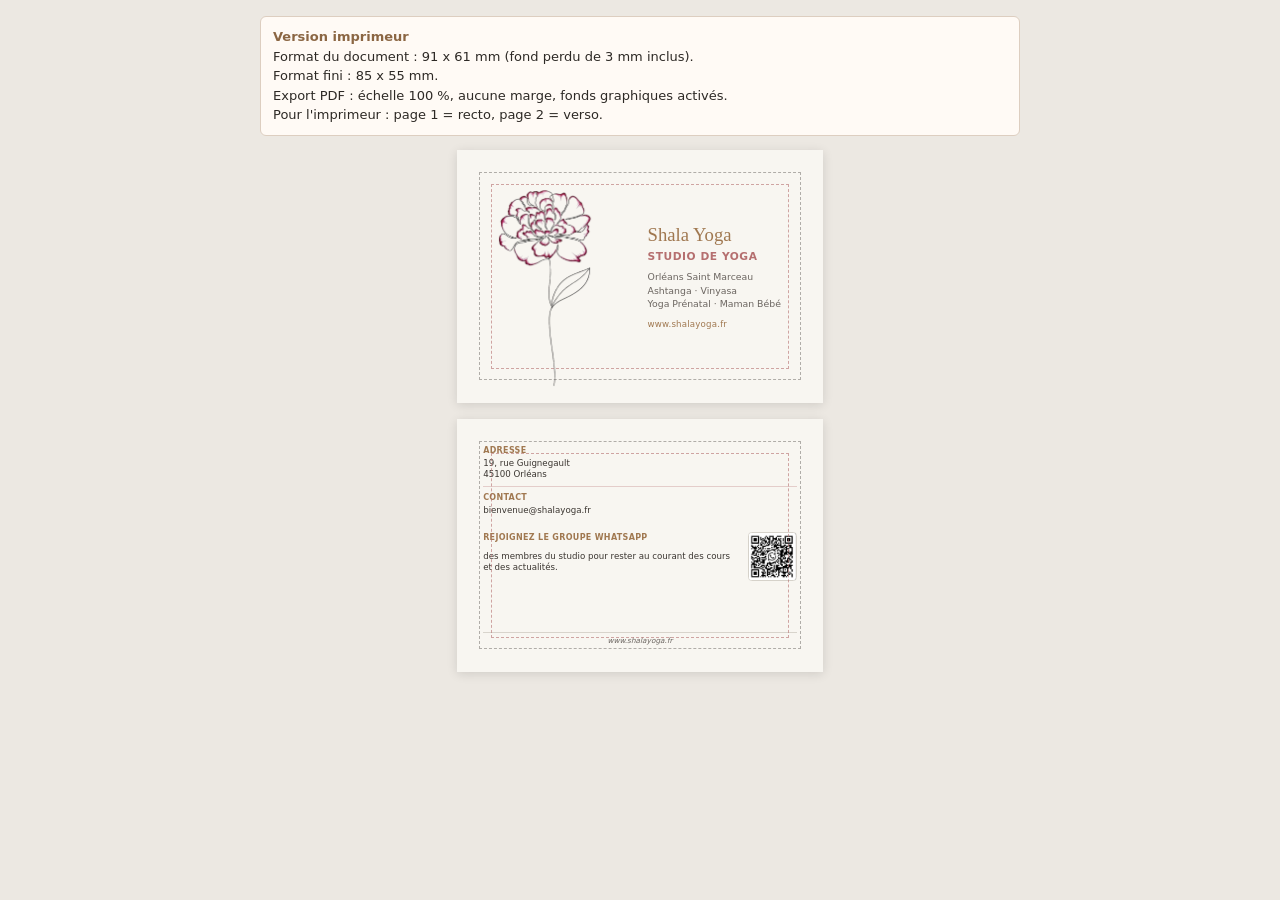
<file: business-card-print.html>
<!DOCTYPE html>
<html lang="fr">
<head>
  <meta charset="UTF-8" />
  <meta name="viewport" content="width=device-width, initial-scale=1.0" />
  <title>Shala Yoga - Cartes imprimeur</title>
  <style>
    :root {
      --trim-w: 85mm;
      --trim-h: 55mm;
      --bleed: 6mm;
      --doc-w: 97mm;
      --doc-h: 67mm;

      --color-bg: #f8f6f1;
      --color-brand: #a07850;
      --color-accent: #b56f6f;
      --color-text: #3a3530;
      --color-text-soft: #6b6560;
      --color-border: #d8d4cc;
    }

    * {
      box-sizing: border-box;
      margin: 0;
      padding: 0;
    }

    body {
      font-family: "Segoe UI", system-ui, -apple-system, sans-serif;
      background: #ece8e2;
      color: #2d2925;
      padding: 16px;
    }

    .help {
      max-width: 760px;
      margin: 0 auto 14px;
      padding: 10px 12px;
      border: 1px solid #ddcec0;
      background: #fffaf5;
      border-radius: 6px;
      font-size: 13px;
      line-height: 1.5;
    }

    .help strong {
      color: #8b6643;
    }

    .sheets {
      display: grid;
      gap: 16px;
      justify-content: center;
    }

    .sheet {
      position: relative;
      width: var(--doc-w);
      height: var(--doc-h);
      background: #fff;
      box-shadow: 0 2px 10px rgba(0, 0, 0, 0.12);
      overflow: hidden;
      page-break-after: always;
      break-after: page;
      print-color-adjust: exact;
      -webkit-print-color-adjust: exact;
    }

    .trim,
    .safe {
      position: absolute;
      pointer-events: none;
    }

    .trim {
      left: var(--bleed);
      top: var(--bleed);
      width: var(--trim-w);
      height: var(--trim-h);
      border: 0.2mm dashed rgba(90, 85, 80, 0.45);
    }

    .safe {
      left: calc(var(--bleed) + 3mm);
      top: calc(var(--bleed) + 3mm);
      width: calc(var(--trim-w) - 6mm);
      height: calc(var(--trim-h) - 6mm);
      border: 0.2mm dashed rgba(181, 111, 111, 0.6);
    }

    .card {
      width: 100%;
      height: 100%;
      position: relative;
      overflow: hidden;
    }

    .card--recto {
      background: var(--color-bg);
      display: grid;
      grid-template-columns: minmax(30mm, 1fr) 1fr;
      gap: 4mm;
      align-items: center;
    }

    .logo-wrap {
      display: flex;
      justify-content: center;
      align-items: center;
      height: 100%;
      padding-top: 3mm;
    }

    .logo-wrap img {
      width: 30mm;
      max-width: 100%;
      height: auto;
      object-fit: contain;
      filter: drop-shadow(0 0 0.5px rgba(0, 0, 0, 0.05));
      padding-top: 15px;
    }

    .content {
      padding: 7mm 7mm 7mm 0;
      display: flex;
      flex-direction: column;
      justify-content: center;
    }

    .title {
      font-family: Georgia, "Times New Roman", serif;
      font-size: 14pt;
      line-height: 1.2;
      color: var(--color-brand);
      margin-bottom: 1mm;
      font-weight: 400;
    }

    .subtitle {
      font-size: 8pt;
      color: var(--color-accent);
      text-transform: uppercase;
      letter-spacing: 0.05em;
      margin-bottom: 2mm;
      font-weight: 600;
    }

    .practices {
      font-size: 7pt;
      color: var(--color-text-soft);
      line-height: 1.45;
      margin-bottom: 2mm;
    }

    .site-url {
      font-size: 6.5pt;
      color: var(--color-brand);
      letter-spacing: 0.02em;
    }

    .card--verso {
      background: var(--color-bg);
      padding: 7mm;
    }

    .body {
      height: 100%;
      display: flex;
      flex-direction: column;
      justify-content: space-between;
    }

    .contact {
      font-size: 6.5pt;
      color: var(--color-text);
      line-height: 1.45;
    }

    .contact-item {
      margin-bottom: 1.5mm;
    }

    .contact-item:last-child {
      display: grid;
      grid-template-columns: 1fr auto;
      column-gap: 2.5mm;
      align-items: start;
      margin-bottom: 0;
      padding-top: 10px;
    }

    .contact-item:last-child .label,
    .contact-item:last-child .value {
      grid-column: 1;
    }

    .label {
      font-weight: 600;
      color: var(--color-brand);
      font-size: 6pt;
      text-transform: uppercase;
      letter-spacing: 0.04em;
    }

    .value {
      font-size: 6.5pt;
      color: var(--color-text);
      margin-top: 0.25mm;
      line-height: 1.3;
    }

    .divider {
      width: 100%;
      height: 0.5px;
      background: rgba(181, 111, 111, 0.3);
      margin: 1.5mm 0;
    }

    .qrcode {
      grid-column: 2;
      grid-row: 1 / span 2;
      width: 13mm;
      height: 13mm;
      align-self: center;
      background: rgba(255, 255, 255, 0.92);
      border: 1px solid #d6d2ca;
      border-radius: 1mm;
      display: inline-flex;
      align-items: center;
      justify-content: center;
      overflow: hidden;
    }

    .qrcode img {
      width: 100%;
      height: 100%;
      object-fit: cover;
    }

    .footer {
      border-top: 1px solid var(--color-border);
      padding-top: 1mm;
      font-size: 5.5pt;
      color: var(--color-text-soft);
      text-align: center;
      font-style: italic;
    }

    @page {
      size: 97mm 67mm;
      margin: 0;
    }

    @media print {
      body {
        background: #fff;
        padding: 0;
      }

      .help {
        display: none;
      }

      .sheets {
        display: block;
      }

      .sheet {
        margin: 0;
        box-shadow: none;
      }

      .trim,
      .safe {
        display: none;
      }
    }
  </style>
</head>
<body>
  <div class="help">
    <strong>Version imprimeur</strong><br />
    Format du document : 91 x 61 mm (fond perdu de 3 mm inclus).<br />
    Format fini : 85 x 55 mm.<br />
    Export PDF : échelle 100 %, aucune marge, fonds graphiques activés.<br />
    Pour l'imprimeur : page 1 = recto, page 2 = verso.
  </div>

  <div class="sheets">
    <!-- Page 1: Recto -->
    <section class="sheet" aria-label="Recto">
      <div class="card card--recto">
        <div class="logo-wrap">
          <img src="assets/logo-business-card.png" alt="Shala Yoga" />
        </div>

        <div class="content">
          <h1 class="title">Shala Yoga</h1>
          <div class="subtitle">Studio de Yoga</div>
          <div class="practices">
            Orléans Saint Marceau<br />
            Ashtanga · Vinyasa<br />
            Yoga Prénatal · Maman Bébé
          </div>
          <div class="site-url">www.shalayoga.fr</div>
        </div>
      </div>

      <div class="trim" aria-hidden="true"></div>
      <div class="safe" aria-hidden="true"></div>
    </section>

    <!-- Page 2: Verso -->
    <section class="sheet" aria-label="Verso">
      <div class="card card--verso">
        <div class="body">
          <div class="contact">
            <div class="contact-item">
              <div class="label">Adresse</div>
              <div class="value">
                19, rue Guignegault<br />
                45100 Orléans
              </div>
            </div>

            <div class="divider"></div>

            <div class="contact-item">
              <div class="label">Contact</div>
              <div class="value">bienvenue@shalayoga.fr</div>
            </div>

            <div class="contact-item">
              <div class="label">Rejoignez le groupe WhatsApp</div>
              <div class="value">des membres du studio pour rester au courant des cours et des actualités.</div>
              <div class="qrcode">
                <img src="assets/qrcode-shala-yoga.png" alt="QR Code" />
              </div>
            </div>
          </div>

          <div class="footer">www.shalayoga.fr</div>
        </div>
      </div>

      <div class="trim" aria-hidden="true"></div>
      <div class="safe" aria-hidden="true"></div>
    </section>
  </div>
</body>
</html>
</file>
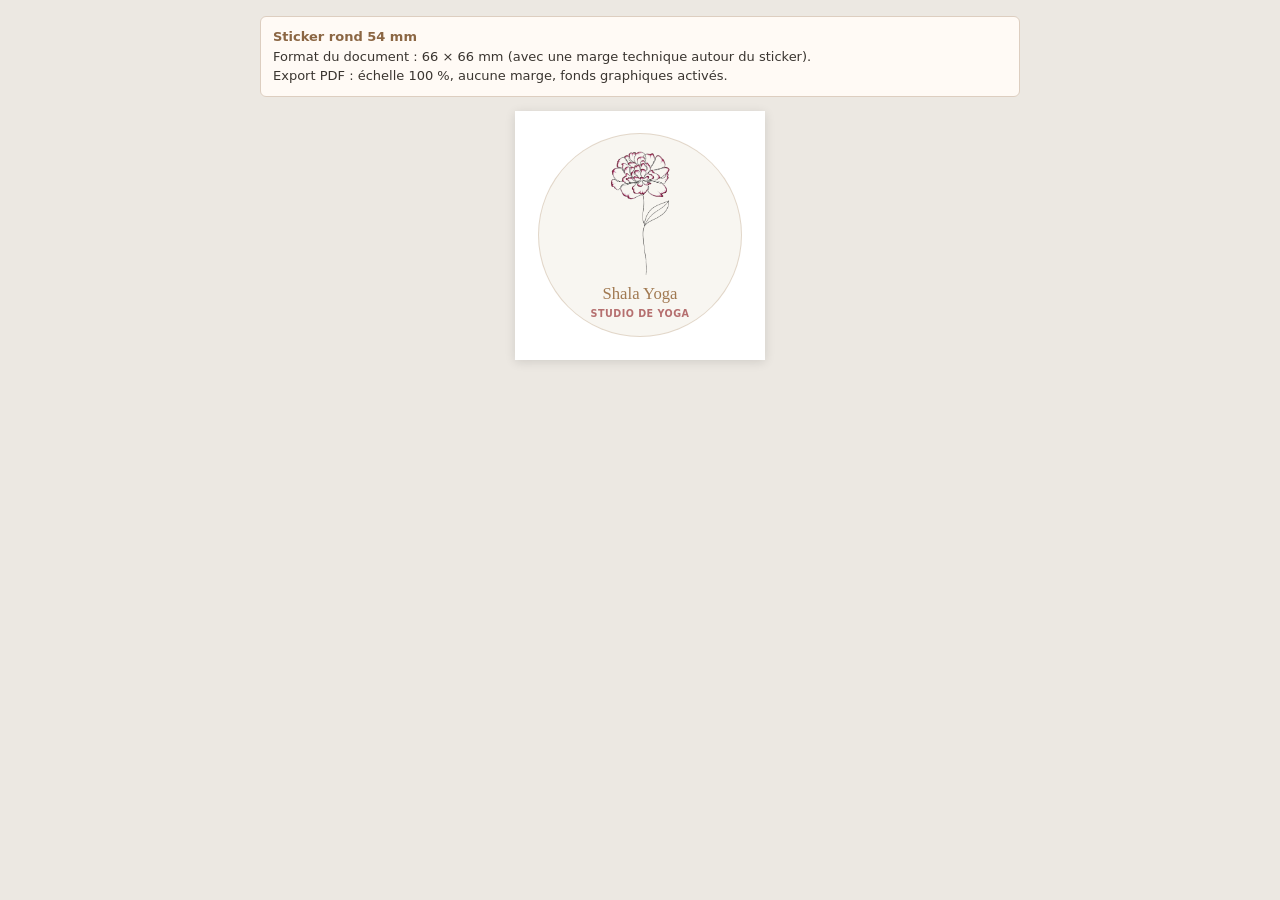
<file: sticker-round-print.html>
<!DOCTYPE html>
<html lang="fr">
<head>
  <meta charset="UTF-8" />
  <meta name="viewport" content="width=device-width, initial-scale=1.0" />
  <title>Shala Yoga - Sticker rond 54 mm</title>
  <style>
    :root {
      --sticker-size: 54mm;
      --doc-size: 66mm;
      --color-bg: #f8f6f1;
      --color-brand: #a07850;
      --color-accent: #b56f6f;
      --color-text: #3a3530;
    }

    * {
      box-sizing: border-box;
      margin: 0;
      padding: 0;
    }

    body {
      font-family: "Segoe UI", system-ui, -apple-system, sans-serif;
      background: #ece8e2;
      color: var(--color-text);
      padding: 16px;
    }

    .help {
      max-width: 760px;
      margin: 0 auto 14px;
      padding: 10px 12px;
      border: 1px solid #ddcec0;
      background: #fffaf5;
      border-radius: 6px;
      font-size: 13px;
      line-height: 1.5;
    }

    .help strong {
      color: #8b6643;
    }

    .sheet {
      width: var(--doc-size);
      height: var(--doc-size);
      margin: 0 auto;
      background: #fff;
      display: grid;
      place-items: center;
      box-shadow: 0 2px 10px rgba(0, 0, 0, 0.12);
      print-color-adjust: exact;
      -webkit-print-color-adjust: exact;
      page-break-after: always;
      break-after: page;
    }

    .sticker {
      width: var(--sticker-size);
      height: var(--sticker-size);
      border-radius: 50%;
      background: var(--color-bg);
      border: 0.25mm solid rgba(160, 120, 80, 0.25);
      display: flex;
      flex-direction: column;
      align-items: center;
      justify-content: center;
      text-align: center;
      padding: 5mm;
      gap: 1.4mm;
      position: relative;
      overflow: hidden;
    }

    .flower {
      width: 19mm;
      height: auto;
      object-fit: contain;
      margin-bottom: 0.5mm;
      filter: drop-shadow(0 0 0.4px rgba(0, 0, 0, 0.08));
    }

    .title {
      font-family: Georgia, "Times New Roman", serif;
      font-size: 12.5pt;
      line-height: 1.1;
      color: var(--color-brand);
      font-weight: 400;
    }

    .subtitle {
      font-size: 7.2pt;
      line-height: 1.2;
      letter-spacing: 0.05em;
      text-transform: uppercase;
      color: var(--color-accent);
      font-weight: 600;
    }

    @page {
      size: 66mm 66mm;
      margin: 0;
    }

    @media print {
      body {
        background: #fff;
        padding: 0;
      }

      .help {
        display: none;
      }

      .sheet {
        margin: 0;
        box-shadow: none;
      }
    }
  </style>
</head>
<body>
  <div class="help">
    <strong>Sticker rond 54 mm</strong><br />
    Format du document : 66 × 66 mm (avec une marge technique autour du sticker).<br />
    Export PDF : échelle 100 %, aucune marge, fonds graphiques activés.
  </div>

  <section class="sheet" aria-label="Sticker rond Shala Yoga">
    <div class="sticker">
      <img src="assets/logo-business-card.png" alt="Fleur Shala Yoga" class="flower" />
      <div class="title">Shala Yoga</div>
      <div class="subtitle">Studio de Yoga</div>
    </div>
  </section>
</body>
</html>
</file>
<file: css/styles.css>
﻿    /* =====================================================
       RESET & BASE
    ===================================================== */
    *, *::before, *::after {
      box-sizing: border-box;
      margin: 0;
      padding: 0;
    }

    :root {
      --color-bg:          #f8f6f1;
      --color-bg-alt:      #f0ede6;
      --color-bg-section:  #eef2ec;
      --color-sage:        #a07850;
      --color-sage-dark:   #8b6643;
      --color-sage-light:  #c39a72;
      --color-warm:        #dab7b7;
      --color-warm-dark:   #9f6161;
      --color-text:        #3a3530;
      --color-text-light:  #6b6560;
      --color-white:       #ffffff;
      --color-border:      #d8d4cc;
      --font-serif:        Georgia, 'Times New Roman', serif;
      --font-sans:         'Segoe UI', system-ui, -apple-system, sans-serif;
      --radius:            8px;
      --radius-lg:         16px;
      --shadow-sm:         0 2px 8px rgba(181, 111, 111, 0.08);
      --shadow-md:         0 4px 20px rgba(181, 111, 111, 0.12);
      --shadow-lg:         0 8px 40px rgba(181, 111, 111, 0.16);
      --transition:        0.3s ease;
      --nav-height:        88px;
    }

    html {
      scroll-behavior: smooth;
      font-size: 16px;
    }

    body {
      font-family: var(--font-sans);
      background-color: var(--color-bg);
      color: var(--color-text);
      line-height: 1.7;
      -webkit-font-smoothing: antialiased;
    }

    img {
      max-width: 100%;
      height: auto;
      display: block;
    }

    a {
      color: inherit;
      text-decoration: none;
    }

    html[data-phone-contact-enabled="false"] a[href^="tel:"],
    html[data-phone-contact-enabled="false"] a[href^="sms:"],
    html[data-phone-contact-enabled="false"] a[href^="https://wa.me/"],
    html[data-phone-contact-enabled="false"] [data-phone-contact] {
      display: none !important;
    }

    ul {
      list-style: none;
    }

    html[data-planning-enabled="false"] #planning,
    html[data-planning-enabled="false"] a[href="#planning"],
    html[data-planning-enabled="false"] [data-planning] {
      display: none !important;
    }

    /* =====================================================
       TYPOGRAPHY HELPERS
    ===================================================== */
    .section-title {
      font-family: var(--font-serif);
      font-size: clamp(1.75rem, 4vw, 2.75rem);
      font-weight: 400;
      color: var(--color-sage-dark);
      line-height: 1.25;
      margin-bottom: 1rem;
    }

    .section-subtitle {
      font-size: 1rem;
      color: var(--color-text-light);
      max-width: 56ch;
      margin-bottom: 2.5rem;
    }

    .about-quote {
      max-width: 75ch;
      padding: clamp(1.25rem, 3vw, 2rem);
      border-left: 3px solid rgba(181, 111, 111, 0.35);
      background-color: rgba(255, 255, 255, 0.5);
      border-radius: 0 var(--radius) var(--radius) 0;
    }

    .about-quote__text p + p {
      margin-top: 1.25rem;
    }

    .about-quote__author {
      margin-top: 1.5rem;
      text-align: right;
      color: var(--color-sage-dark);
      font-style: italic;
    }

    /* =====================================================
       LAYOUT HELPERS
    ===================================================== */
    .container {
      width: 100%;
      max-width: 1100px;
      margin-inline: auto;
      padding-inline: 1.5rem;
    }

    .section {
      padding-block: 5rem;
    }

    .section--alt {
      background-color: var(--color-bg-alt);
    }

    .section--sage {
      background-color: var(--color-bg-section);
    }

    .section--photo-planning,
    .section--photo-venir {
      position: relative;
      background-size: cover;
      background-position: center;
      background-repeat: no-repeat;
      background-attachment: scroll;
    }

    .section--photo-planning {
      background-image:
        linear-gradient(180deg, rgba(240, 237, 230, 0.92), rgba(240, 237, 230, 0.94)),
        url('../assets/shala-yoga-2.webp');
    }

    .section--photo-venir {
      background-image:
        linear-gradient(180deg, rgba(248, 246, 241, 0.9), rgba(248, 246, 241, 0.94)),
        url('../assets/shala-yoga-4.webp');
    }

    #main-content {
      padding-top: var(--nav-height);
    }

    /* =====================================================
       BUTTONS
    ===================================================== */
    .btn {
      display: inline-flex;
      align-items: center;
      gap: 0.5rem;
      padding: 0.8rem 1.75rem;
      border-radius: 50px;
      font-size: 0.9rem;
      font-weight: 500;
      letter-spacing: 0.03em;
      cursor: pointer;
      border: none;
      transition: transform var(--transition), box-shadow var(--transition), background-color var(--transition);
      text-align: center;
      line-height: 1.4;
    }

    .btn:hover {
      transform: translateY(-2px);
      box-shadow: var(--shadow-md);
    }

    .btn:active {
      transform: translateY(0);
    }

    .btn--primary {
      background-color: var(--color-sage-dark);
      color: var(--color-white);
    }

    .btn--primary:hover {
      background-color: var(--color-warm-dark);
    }

    .btn--outline {
      background-color: transparent;
      color: var(--color-sage-dark);
      border: 1.5px solid var(--color-sage-dark);
    }

    .btn--outline:hover {
      background-color: var(--color-sage-dark);
      color: var(--color-white);
    }

    .btn--whatsapp {
      background-color: #25d366;
      color: var(--color-white);
    }

    .btn--whatsapp:hover {
      background-color: #1aab52;
    }

    .btn--lg {
      padding: 1rem 2.25rem;
      font-size: 1rem;
    }

    /* =====================================================
       NAVIGATION
    ===================================================== */
    .nav {
      position: fixed;
      top: 0;
      left: 0;
      right: 0;
      z-index: 100;
      background-color: rgba(248, 246, 241, 0.97);
      backdrop-filter: blur(8px);
      -webkit-backdrop-filter: blur(8px);
      border-bottom: 1px solid var(--color-border);
      height: var(--nav-height);
      display: flex;
      align-items: center;
      box-shadow: var(--shadow-sm);
    }

    .nav__inner {
      display: flex;
      align-items: center;
      justify-content: space-between;
      width: 100%;
      max-width: 1200px;
      margin-inline: auto;
      padding-inline: 1.5rem;
    }

    .nav__logo img {
      height: 44px;
      width: auto;
    }

    .nav__links {
      display: flex;
      align-items: center;
      gap: 0.25rem;
    }

    .nav__link {
      font-size: 0.875rem;
      font-weight: 500;
      color: var(--color-text-light);
      padding: 0.5rem 0.875rem;
      border-radius: var(--radius);
      display: inline-block;
      text-align: center;
      transition: color var(--transition), background-color var(--transition);
    }

    .nav__link:hover,
    .nav__link.active {
      color: var(--color-sage-dark);
      background-color: var(--color-bg-section);
    }

    .nav__contacts {
      display: flex;
      flex-direction: column;
      align-items: flex-start;
      gap: 0.5rem;
      margin-left: 0.75rem;
      flex-shrink: 0;
    }

    .nav__contact-link {
      display: inline-flex;
      align-items: center;
      gap: 0.4rem;
      color: var(--color-text-light);
      font-size: 0.74rem;
      white-space: nowrap;
    }

    .nav__contact-link:hover {
      color: var(--color-sage-dark);
    }

    .nav__contact-link .btn-icon {
      width: 0.9rem;
      height: 0.9rem;
      flex: 0 0 auto;
    }

    /* Hamburger */
    .nav__hamburger {
      display: none;
      flex-direction: column;
      justify-content: center;
      gap: 5px;
      width: 36px;
      height: 36px;
      cursor: pointer;
      background: none;
      border: none;
      padding: 4px;
      border-radius: var(--radius);
      transition: background-color var(--transition);
    }

    .nav__hamburger:hover {
      background-color: var(--color-bg-section);
    }

    .nav__hamburger span {
      display: block;
      height: 2px;
      background-color: var(--color-sage-dark);
      border-radius: 2px;
      transition: transform var(--transition), opacity var(--transition);
    }

    .nav__hamburger[aria-expanded="true"] span:nth-child(1) {
      transform: translateY(7px) rotate(45deg);
    }

    .nav__hamburger[aria-expanded="true"] span:nth-child(2) {
      opacity: 0;
    }

    .nav__hamburger[aria-expanded="true"] span:nth-child(3) {
      transform: translateY(-7px) rotate(-45deg);
    }

    /* Mobile drawer */
    .nav__mobile {
      display: none;
      position: fixed;
      inset: var(--nav-height) 0 0 0;
      background-color: rgba(248, 246, 241, 0.98);
      backdrop-filter: blur(8px);
      z-index: 99;
      flex-direction: column;
      align-items: center;
      justify-content: center;
      gap: 1.5rem;
      padding: 2rem;
      overflow-y: auto;
    }

    .nav__mobile.open {
      display: flex;
    }

    .nav__mobile .nav__link {
      font-size: 1.125rem;
      padding: 0.75rem 1.5rem;
    }

    .nav__contact-details {
      display: flex;
      flex-direction: column;
      align-items: center;
      gap: 0.5rem;
      margin: -1rem 0 0;
    }

    .nav__email {
      margin: 0;
      color: var(--color-text-light);
      font-size: 0.9rem;
      text-align: center;
    }

    .nav__mobile .nav__contact-link {
      font-size: 0.9rem;
    }

    @media (max-width: 1240px) {
      .nav__link {
        font-size: 0.8125rem;
        padding: 0.5rem 0.5rem;
      }
    }

    @media (max-width: 1100px) {
      .nav__links,
      .nav__contacts {
        display: none;
      }

      .nav__hamburger {
        display: flex;
      }
    }

    /* =====================================================
       HERO SECTION
    ===================================================== */
    .hero {
      min-height: calc(100vh - var(--nav-height));
      display: flex;
      align-items: center;
      padding-block: 1.5rem 4rem;
      background: linear-gradient(135deg, var(--color-bg) 0%, #ece8df 50%, #e8eee6 100%);
      position: relative;
      overflow: hidden;
    }

    .hero--photo-accueil {
      background-image:
        linear-gradient(135deg, rgba(248, 246, 241, 0.9) 0%, rgba(236, 232, 223, 0.9) 50%, rgba(232, 238, 230, 0.9) 100%),
        url('../assets/shala-yoga-1.webp');
      background-size: cover;
      background-position: center;
      background-repeat: no-repeat;
    }

    .hero::before {
      content: '';
      position: absolute;
      top: -20%;
      right: -10%;
      width: 60%;
      height: 140%;
      background: radial-gradient(ellipse, rgba(181, 111, 111, 0.16) 0%, transparent 70%);
      pointer-events: none;
    }

    .hero::after {
      content: '';
      position: absolute;
      bottom: -10%;
      left: -5%;
      width: 40%;
      height: 80%;
      background: radial-gradient(ellipse, rgba(138, 95, 61, 0.1) 0%, transparent 70%);
      pointer-events: none;
    }

    .hero__inner {
       position: relative;
       z-index: 1;
       display: grid;
       grid-template-columns: 1fr 1fr;
       gap: 4rem;
       align-items: flex-start;
     }

     .hero__inner::after {
       content: '';
       position: absolute;
       right: 10%;
       top: 20%;
       transform: translateY(-50%);
       width: 320px;
       height: 320px;
       background-image: url("../assets/logo-business-card.png");
       background-size: contain;
       background-repeat: no-repeat;
       background-position: center;
       pointer-events: none;
       z-index: 0;
     }

    .hero__badge {
      display: inline-flex;
      align-items: center;
      gap: 0.5rem;
      background-color: rgba(181, 111, 111, 0.15);
      border: 1px solid rgba(181, 111, 111, 0.3);
      border-radius: 50px;
      padding: 0.4rem 1rem;
      font-size: 0.775rem;
      font-weight: 600;
      letter-spacing: 0.15em;
      text-transform: uppercase;
      color: var(--color-sage-dark);
      margin-bottom: 1.5rem;
    }

    .hero__title {
      font-family: var(--font-serif);
      font-size: clamp(2.2rem, 5vw, 3.75rem);
      font-weight: 400;
      color: var(--color-warm-dark);
      line-height: 1.15;
      margin-bottom: 1.5rem;
    }

    .hero__title em {
      font-style: italic;
      color: var(--color-sage-dark);
    }

    .hero__desc {
      font-size: 1.02rem;
      color: var(--color-text-light);
      max-width: 52ch;
      margin-bottom: 0.5rem;
      line-height: 1.8;
      font-style: italic;
      padding: 1rem 1.15rem;
      border-left: 3px solid rgba(181, 111, 111, 0.35);
      background-color: rgba(255, 255, 255, 0.5);
      border-radius: 0 var(--radius) var(--radius) 0;
    }

    .hero__quote-author {
      text-align: right;
      font-size: 0.88rem;
      color: var(--color-sage-dark);
      font-style: italic;
      margin-bottom: 2.25rem;
    }

    .hero__contact-actions {
      display: none;
    }

    .hero__mobile-image {
      display: none;
    }

    .btn-icon {
      width: 1.1em;
      height: 1.1em;
      flex-shrink: 0;
      vertical-align: middle;
    }

    .hero__announcement {
      display: block;
      background-color: rgba(181, 111, 111, 0.16);
      border: 1px solid rgba(181, 111, 111, 0.35);
      border-radius: var(--radius);
      color: var(--color-warm-dark);
      font-size: 0.95rem;
      font-weight: 500;
      line-height: 1.6;
      padding: 0.85rem 1rem;
      margin-bottom: 1.5rem;
      box-sizing: border-box;
    }

    .hero__announcement,
    .hero__quote-author {
      width: min(100%, 27.5rem);
    }

    .hero__visual {
       display: flex;
       flex-direction: column;
       gap: 1.5rem;
       position: relative;
       z-index: 1;
       align-self: flex-end;
     }

    .hero__cards {
      display: flex;
      flex-direction: column;
      gap: 1rem;
      position: relative;
      z-index: 1;
    }

    .practice-card {
      background: var(--color-white);
      border-radius: var(--radius-lg);
      padding: 1.5rem;
      box-shadow: var(--shadow-md);
      display: flex;
      align-items: flex-start;
      gap: 1rem;
      transition: transform var(--transition), box-shadow var(--transition);
    }

    .practice-card:hover {
      transform: translateY(-3px);
      box-shadow: var(--shadow-lg);
    }

    .practice-card__icon {
      width: 48px;
      height: 48px;
      border-radius: 50%;
      display: flex;
      align-items: center;
      justify-content: center;
      flex-shrink: 0;
    }

    .practice-card__icon svg {
      width: 1.15rem;
      height: 1.15rem;
      display: block;
      stroke: currentColor;
      fill: none;
      stroke-width: 1.5;
      stroke-linecap: round;
      stroke-linejoin: round;
    }

    .practice-card__icon--sage {
      background-color: rgba(181, 111, 111, 0.12);
    }

    .practice-card__icon--vinyasa {
      background-color: rgba(181, 111, 111, 0.1);
      color: var(--color-sage-dark);
    }

    .practice-card__icon--warm {
      background-color: rgba(181, 111, 111, 0.14);
    }

    .practice-card__title {
      font-family: var(--font-serif);
      font-size: 1.05rem;
      color: var(--color-sage-dark);
      margin-bottom: 0.35rem;
    }

    .practice-card__desc {
      font-size: 0.85rem;
      color: var(--color-text-light);
      line-height: 1.6;
    }

    /* =====================================================
       PLANNING SECTION
    ===================================================== */
    .planning__grid {
      display: grid;
      grid-template-columns: repeat(auto-fill, minmax(280px, 1fr));
      gap: 1.5rem;
      margin-bottom: 2rem;
    }

    .planning__day-card {
      background: var(--color-white);
      border-radius: var(--radius-lg);
      overflow: hidden;
      box-shadow: var(--shadow-sm);
      border: 1px solid var(--color-border);
      transition: box-shadow var(--transition);
    }

    .planning__day-card:hover {
      box-shadow: var(--shadow-md);
    }

    .planning__day-header {
      padding: 0.875rem 1.25rem;
      background: linear-gradient(135deg, var(--color-sage-dark), var(--color-sage));
      color: var(--color-white);
      font-weight: 600;
      font-size: 0.9rem;
      letter-spacing: 0.05em;
      text-transform: uppercase;
    }

    .planning__day-header--warm {
      background: linear-gradient(135deg, var(--color-warm-dark), var(--color-warm));
    }

    .planning__slots {
      padding: 0.75rem;
      display: flex;
      flex-direction: column;
      gap: 0.5rem;
    }

    .planning__slot {
      display: flex;
      align-items: center;
      gap: 0.75rem;
      padding: 0.7rem 0.875rem;
      border-radius: var(--radius);
      background-color: var(--color-bg);
      border: 1px solid transparent;
      transition: border-color var(--transition), background-color var(--transition);
    }

    .planning__slot:hover {
      border-color: var(--color-sage-light);
      background-color: rgba(168, 197, 160, 0.1);
    }

    .planning__slot-time {
      font-size: 0.8rem;
      font-weight: 600;
      color: var(--color-sage-dark);
      min-width: 60px;
      font-variant-numeric: tabular-nums;
    }

    .planning__slot-info {
      flex: 1;
    }

    .planning__slot-name {
      font-size: 0.85rem;
      font-weight: 500;
      color: var(--color-text);
      line-height: 1.3;
    }

    .planning__slot-detail {
      font-size: 0.75rem;
      color: var(--color-text-light);
    }

    .planning__badge {
      font-size: 0.68rem;
      font-weight: 600;
      padding: 0.2rem 0.5rem;
      border-radius: 50px;
      white-space: nowrap;
    }

    .planning__badge--ashtanga {
      background-color: rgba(122, 158, 126, 0.2);
      color: var(--color-sage-dark);
    }

    .planning__badge--prenatal {
      background-color: rgba(201, 168, 124, 0.2);
      color: var(--color-warm-dark);
    }

    .planning__badge--vinyasa {
      background-color: rgba(74, 103, 65, 0.12);
      color: var(--color-sage-dark);
    }

    .planning__notice {
      background: linear-gradient(135deg, rgba(122, 158, 126, 0.12), rgba(201, 168, 124, 0.08));
      border: 1px solid rgba(122, 158, 126, 0.28);
      border-radius: var(--radius-lg);
      padding: 1.5rem 2rem;
      display: flex;
      align-items: flex-start;
      gap: 1.25rem;
      margin-top: 2rem;
    }

    .planning__notice-icon {
      flex-shrink: 0;
      color: var(--color-sage-dark);
      margin-top: 0.1rem;
    }

    .planning__notice-symbol {
      width: 2.25rem;
      height: 2.25rem;
      display: block;
    }

    .planning__notice-title {
      font-family: var(--font-serif);
      font-size: 1rem;
      color: var(--color-text);
      margin-bottom: 0.6rem;
    }

    .planning__notice-text p {
      font-size: 0.9rem;
      color: var(--color-text-light);
      line-height: 1.7;
      margin-bottom: 0.75rem;
    }

    .planning__notice-text p:last-of-type {
      margin-bottom: 0;
    }

    .planning__notice-actions {
      display: flex;
      flex-wrap: wrap;
      gap: 0.75rem;
      margin-top: 1rem;
    }

    /* Tarifs */
    .formules__layout {
      display: grid;
      grid-template-columns: minmax(0, 2fr) minmax(260px, 1fr);
      gap: 1.5rem;
      align-items: stretch;
    }

    .tarifs__grid {
      display: grid;
      grid-template-columns: repeat(auto-fill, minmax(240px, 1fr));
      gap: 1.5rem;
    }

    .formules__layout .tarifs__grid {
      grid-auto-rows: 1fr;
    }

    .formules__photo-frame {
      margin: 0;
      border-radius: var(--radius-lg);
      border: 1px solid var(--color-border);
      overflow: hidden;
      box-shadow: var(--shadow-sm);
      min-height: 100%;
      background: var(--color-white);
    }

    .formules__photo {
      width: 100%;
      height: 100%;
      min-height: 320px;
      object-fit: cover;
      object-position: 20% center;
      filter: saturate(0.92) contrast(0.95);
    }

    .tarif-card {
      background: var(--color-white);
      border-radius: var(--radius-lg);
      padding: 2rem 1.75rem;
      box-shadow: var(--shadow-sm);
      border: 1.5px solid var(--color-border);
      text-align: center;
      position: relative;
      transition: transform var(--transition), box-shadow var(--transition), border-color var(--transition);
    }

    .tarif-card:hover {
      transform: translateY(-4px);
      box-shadow: var(--shadow-lg);
      border-color: var(--color-sage-light);
    }

    .tarif-card--featured {
      border-color: var(--color-sage);
      background: linear-gradient(160deg, var(--color-white), rgba(168, 197, 160, 0.08));
    }

    .tarif-card__badge {
      position: absolute;
      top: -12px;
      left: 50%;
      transform: translateX(-50%);
      background-color: var(--color-sage);
      color: var(--color-white);
      font-size: 0.7rem;
      font-weight: 700;
      letter-spacing: 0.1em;
      text-transform: uppercase;
      padding: 0.25rem 0.875rem;
      border-radius: 50px;
      white-space: nowrap;
    }

    .tarif-card__name {
      font-family: var(--font-serif);
      font-size: 1.1rem;
      color: var(--color-sage-dark);
      margin-bottom: 0.5rem;
    }

    .tarif-card__price {
      font-size: 2.25rem;
      font-weight: 700;
      color: var(--color-sage-dark);
      line-height: 1;
      margin-bottom: 0.25rem;
    }

    .tarif-card__price span {
      font-size: 1rem;
      font-weight: 400;
      color: var(--color-text-light);
    }

    .tarif-card__desc {
      font-size: 0.85rem;
      color: var(--color-text-light);
      margin-bottom: 1.25rem;
      line-height: 1.5;
    }

    .tarif-card__features {
      text-align: left;
      display: flex;
      flex-direction: column;
      gap: 0.5rem;
    }

    .tarif-card__feature {
      display: flex;
      align-items: center;
      gap: 0.5rem;
      font-size: 0.82rem;
      color: var(--color-text-light);
    }

    .tarif-card__feature::before {
      content: '\2713';
      color: var(--color-sage);
      font-weight: 700;
      flex-shrink: 0;
    }

    .tarif-card__link {
      display: inline-block;
      margin-top: 1.25rem;
      font-size: 0.85rem;
      font-weight: 600;
      color: var(--color-sage-dark);
      text-decoration: underline;
      text-underline-offset: 3px;
    }

    .tarif-card__pack {
      font-size: 0.9rem;
      color: var(--color-text-light);
      margin: 0.5rem 0 1.25rem;
    }

    .tarif-card__pack strong {
      color: var(--color-sage-dark);
    }

    .hero__announcement a {
      color: inherit;
      text-decoration: underline;
      text-underline-offset: 3px;
    }

    /* Cours particuliers */
    .particuliers__intro {
      max-width: 46rem;
      margin: 0 0 2.5rem;
      line-height: 1.7;
      color: var(--color-text);
      display: flex;
      flex-direction: column;
      gap: 1rem;
    }

    .particuliers__grid {
      grid-template-columns: repeat(3, minmax(0, 1fr));
    }

    .particuliers__notice {
      margin-top: 0.5rem;
    }

    .particuliers__actions {
      display: flex;
      flex-wrap: wrap;
      gap: 0.75rem;
      margin-top: 2rem;
    }

    /* =====================================================
       BOOKING / PROCESS SECTION
    ===================================================== */
    .process__steps {
      display: grid;
      grid-template-columns: 1fr;
      gap: 1.25rem;
      margin-top: 1rem;
    }

    .process__steps::before {
      display: none;
    }

    .process__step {
      display: grid;
      grid-template-columns: auto 1fr;
      gap: 1rem;
      align-items: flex-start;
      text-align: left;
      background: var(--color-white);
      border: 1px solid var(--color-border);
      border-radius: var(--radius-lg);
      padding: 1.25rem;
      box-shadow: var(--shadow-sm);
    }

    .process__step-icon {
      width: 1.35rem;
      height: 1.35rem;
      display: block;
    }

    .process__step-title {
      font-family: var(--font-serif);
      font-size: 1.1rem;
      color: var(--color-sage-dark);
      margin-bottom: 0.45rem;
    }

    .process__step-desc {
      font-size: 0.875rem;
      color: var(--color-text-light);
      line-height: 1.7;
      margin-bottom: 1rem;
      max-width: none;
    }

    .process__step-contact {
      display: grid;
      gap: 0.25rem;
      margin-bottom: 1rem;
      color: var(--color-text);
      font-size: 0.9rem;
      line-height: 1.6;
    }

    .process__step-contact p {
      margin: 0;
    }

    .process__step-actions {
      display: flex;
      flex-wrap: wrap;
      gap: 0.75rem;
    }

    /* =====================================================
       LOCATION SECTION
    ===================================================== */
    .location__grid {
      display: grid;
      grid-template-columns: repeat(2, minmax(280px, 1fr));
      gap: 1.5rem;
    }

    .location__photo-frame {
      margin: 0;
      border-radius: var(--radius-lg);
      overflow: hidden;
      box-shadow: var(--shadow-sm);
      background: var(--color-white);
      border: 1px solid var(--color-border);
    }

    .location__photo {
      width: 100%;
      height: 100%;
      min-height: 220px;
      object-fit: cover;
      filter: saturate(0.92) contrast(0.96);
    }

    .location-card {
      align-self: start;
      background: var(--color-white);
      border-radius: var(--radius-lg);
      padding: 2rem;
      box-shadow: var(--shadow-sm);
      border: 1px solid var(--color-border);
    }

    .location-card__icon {
      width: 3rem;
      height: 3rem;
      display: inline-flex;
      align-items: center;
      justify-content: center;
      border-radius: 50%;
      background-color: rgba(181, 111, 111, 0.12);
      color: var(--color-sage-dark);
      font-size: 1.4rem;
      margin-bottom: 0;
      flex-shrink: 0;
    }

    .location-card__header {
      display: flex;
      align-items: center;
      gap: 1rem;
      margin-bottom: 1rem;
    }

    .location-card__title {
      font-family: var(--font-serif);
      font-size: 1.2rem;
      color: var(--color-sage-dark);
      margin-bottom: 0;
    }

    .location-card__text {
      display: inline-block;
      width: fit-content;
      max-width: min(42ch, 100%);
      font-size: 0.95rem;
      color: var(--color-text-light);
      line-height: 1.7;
    }

    /* =====================================================
       FOOTER
    ===================================================== */
    .footer {
      background-color: #2a2520;
      color: rgba(255, 255, 255, 0.65);
      padding-block: 3rem 2rem;
    }

    .footer__contact-btn {
      background-color: var(--color-white);
    }

    .footer__contact-whatsapp {
      border: 1.5px solid transparent;
    }

    .footer__grid {
      display: grid;
      grid-template-columns: 1.5fr 1fr 1fr;
      gap: 3rem;
      padding-bottom: 2.5rem;
      border-bottom: 1px solid rgba(255, 255, 255, 0.1);
      margin-bottom: 2rem;
    }

    .footer__brand-desc {
      font-size: 0.85rem;
      line-height: 1.7;
      max-width: 36ch;
    }

    .footer__col-title {
      font-size: 0.75rem;
      font-weight: 700;
      letter-spacing: 0.15em;
      text-transform: uppercase;
      color: rgba(255, 255, 255, 0.45);
      margin-bottom: 1rem;
    }

    .footer__links {
      display: flex;
      flex-direction: column;
      gap: 0.6rem;
    }

    .footer__link {
      font-size: 0.875rem;
      color: rgba(255, 255, 255, 0.6);
      transition: color var(--transition);
    }

    .footer__link:hover {
      color: var(--color-sage-light);
    }

    .footer__bottom {
      display: flex;
      justify-content: space-between;
      align-items: center;
      gap: 1rem;
      flex-wrap: wrap;
      font-size: 0.8rem;
    }

    .footer__legal-links {
      display: flex;
      gap: 1.5rem;
      flex-wrap: wrap;
    }

    .footer__legal-link {
      color: rgba(255, 255, 255, 0.45);
      transition: color var(--transition);
      font-size: 0.8rem;
    }

    .footer__legal-link:hover {
      color: var(--color-sage-light);
    }

    /* =====================================================
       MENTIONS LÃ‰GALES MODAL
    ===================================================== */
    .modal-overlay {
      display: none;
      position: fixed;
      inset: 0;
      background-color: rgba(42, 37, 32, 0.7);
      z-index: 200;
      align-items: center;
      justify-content: center;
      padding: 1rem;
      backdrop-filter: blur(4px);
    }

    .modal-overlay.open {
      display: flex;
    }

    .modal {
      background-color: var(--color-white);
      border-radius: var(--radius-lg);
      max-width: 680px;
      width: 100%;
      max-height: 90vh;
      overflow-y: auto;
      box-shadow: var(--shadow-lg);
      padding: 2.5rem;
      position: relative;
    }

    .modal__close {
      position: absolute;
      top: 1.25rem;
      right: 1.25rem;
      background: none;
      border: none;
      font-size: 1.5rem;
      cursor: pointer;
      color: var(--color-text-light);
      width: 36px;
      height: 36px;
      border-radius: 50%;
      display: flex;
      align-items: center;
      justify-content: center;
      transition: background-color var(--transition);
    }

    .modal__close:hover {
      background-color: var(--color-bg-alt);
    }

    .modal__title {
      font-family: var(--font-serif);
      font-size: 1.5rem;
      color: var(--color-sage-dark);
      margin-bottom: 1.5rem;
      padding-right: 2rem;
    }

    .modal__body h3 {
      font-family: var(--font-serif);
      font-size: 1.05rem;
      color: var(--color-sage-dark);
      margin-top: 1.5rem;
      margin-bottom: 0.5rem;
    }

    .modal__body p {
      font-size: 0.9rem;
      color: var(--color-text-light);
      line-height: 1.7;
      margin-bottom: 0.5rem;
    }

    /* =====================================================
       SKIP LINK (accessibility)
    ===================================================== */
    .skip-link {
      position: absolute;
      top: -100%;
      left: 1rem;
      background: var(--color-sage-dark);
      color: var(--color-white);
      padding: 0.5rem 1rem;
      border-radius: 0 0 var(--radius) var(--radius);
      font-size: 0.875rem;
      z-index: 9999;
      transition: top 0.2s;
    }

    .skip-link:focus {
      top: 0;
    }

    .back-to-top {
      position: fixed;
      right: 1.5rem;
      bottom: 1.5rem;
      width: 3.25rem;
      height: 3.25rem;
      display: inline-flex;
      align-items: center;
      justify-content: center;
      border-radius: 50%;
      background-color: var(--color-sage-dark);
      color: var(--color-white);
      box-shadow: var(--shadow-lg);
      font-size: 1.35rem;
      font-weight: 700;
      opacity: 0;
      visibility: hidden;
      transform: translateY(12px);
      transition: opacity var(--transition), transform var(--transition), background-color var(--transition), visibility var(--transition);
      z-index: 120;
    }

    .back-to-top:hover {
      background-color: var(--color-warm-dark);
    }

    .back-to-top.visible {
      opacity: 1;
      visibility: visible;
      transform: translateY(0);
    }

    /* =====================================================
       SCROLL-REVEAL ANIMATION
    ===================================================== */
    .reveal {
      opacity: 0;
      transform: translateY(24px);
      transition: opacity 0.6s ease, transform 0.6s ease;
    }

    .reveal.visible {
      opacity: 1;
      transform: none;
    }

    /* =====================================================
       RESPONSIVE
    ===================================================== */
    @media (max-width: 900px) {
      .hero__inner {
        grid-template-columns: 1fr;
        gap: 3rem;
      }

      /* Masquer le logo flottant desktop */
      .hero__inner::after {
        content: none;
      }

      .hero__mobile-image {
        display: block;
        width: 100%;
        max-height: 320px;
        object-fit: cover;
        border-radius: 1rem;
        margin-bottom: 0;
      }

      .hero__contact-actions {
        display: flex;
        gap: 0.75rem;
        margin: 0.75rem 0 0.5rem;
      }

      .hero__contact-actions .btn {
        flex: 1;
        min-width: 0;
        justify-content: center;
        gap: 0.4rem;
        padding: 0.65rem 0.5rem;
        font-size: 0.8rem;
        white-space: nowrap;
      }

      /* Wrapper pour faire chevaucher logo entre image et encarts */
      .hero__visual {
        position: relative;
      }

      .hero__cards {
        flex-direction: row;
      }

      .practice-card {
        flex: 1;
      }

      .footer__grid {
        grid-template-columns: 1fr 1fr;
      }

      .footer__grid > *:first-child {
        grid-column: 1 / -1;
      }

      .location__grid {
        grid-template-columns: 1fr;
      }

      .formules__layout {
        grid-template-columns: 1fr;
      }

      .particuliers__grid {
        grid-template-columns: 1fr;
      }

      .tarif-card__pack--spacer {
        display: none;
      }

      .formules__photo {
        min-height: 260px;
      }
    }

    @media (max-width: 700px) {
      .nav__links,
      .nav__contacts {
        display: none;
      }

      .nav__hamburger {
        display: flex;
      }

      :root {
        --nav-height: 64px;
      }

      .section {
        padding-block: 3.5rem;
      }

      .process__step {
        grid-template-columns: 1fr;
      }

      .hero__cards {
        flex-direction: column;
      }

      .footer__grid {
        grid-template-columns: 1fr;
        gap: 2rem;
      }

      .footer__bottom {
        flex-direction: column;
        align-items: flex-start;
      }

      .tarifs__grid {
        grid-template-columns: 1fr;
      }

      .modal {
        padding: 1.75rem 1.5rem;
      }
    }

    @media (max-width: 480px) {
      .planning__notice {
        flex-direction: column;
        text-align: center;
      }

      .planning__notice-icon {
        margin-inline: auto;
      }

      .back-to-top {
        right: 1rem;
        bottom: 1rem;
      }
    }

    /* Prefer reduced motion */
    @media (prefers-reduced-motion: reduce) {
      *, *::before, *::after {
        animation-duration: 0.01ms !important;
        transition-duration: 0.01ms !important;
      }

      html {
        scroll-behavior: auto;
      }

      .reveal {
        opacity: 1;
        transform: none;
      }
    }
</file>
